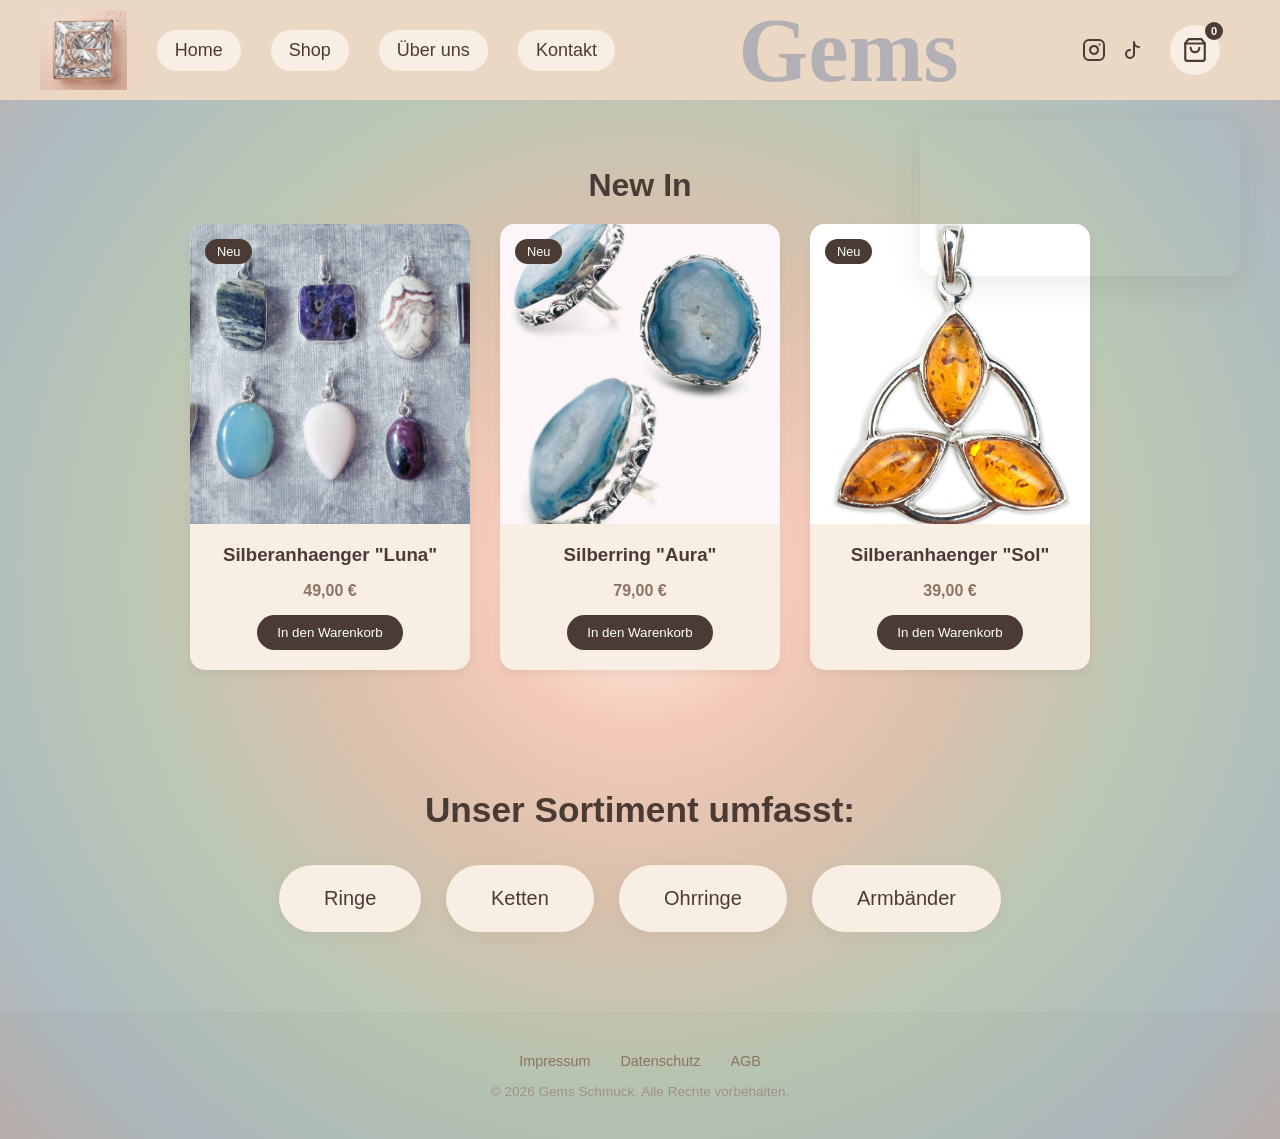
<file: Website/index.html>
<!DOCTYPE html>
<html lang="de">
<head>
    <meta charset="UTF-8">
    <meta name="viewport" content="width=device-width, initial-scale=1.0">
    <title>Gems Schmuck | Startseite</title>
    <link rel="stylesheet" href="style.css">
    <link rel="icon" type="image/png" href="img/favicon.png">
</head>
<body>

    <!-- Header / Menüleiste -->
    <header class="header">
        <img src="img/favicon.png" class="logo" alt="Gems Logo">
        
        <nav>
            <a href="index.html">Home</a>
            <a href="pages/shop.html">Shop</a>
            <a href="pages/ueber-uns.html">Über uns</a>
            <a href="pages/kontakt.html">Kontakt</a>
        </nav>
        
        <p id="name">Gems</p>

        <!-- Rechter Bereich für Icons -->
        <div class="header-right">
            <div class="social-icons">
                <a href="https://instagram.com" target="_blank" rel="noopener" aria-label="Instagram">
                    <svg class="social-icon" xmlns="http://w3.org" viewBox="0 0 24 24" fill="none" stroke="#4a3b35" stroke-width="2" stroke-linecap="round" stroke-linejoin="round">
                        <rect x="2" y="2" width="20" height="20" rx="5" ry="5"></rect>
                        <path d="M16 11.37A4 4 0 1 1 12.63 8 4 4 0 0 1 16 11.37z"></path>
                        <line x1="17.5" y1="6.5" x2="17.51" y2="6.5"></line>
                    </svg>
                </a>
                <a href="https://tiktok.com" target="_blank" rel="noopener" aria-label="TikTok">
                    <svg class="social-icon" xmlns="http://w3.org" viewBox="0 0 24 24" fill="none" stroke="#4a3b35" stroke-width="2" stroke-linecap="round" stroke-linejoin="round">
                        <path d="M9 12a4 4 0 1 0 4 4V4a5 5 0 0 0 5 5"></path>
                    </svg>
                </a>
            </div>

            <!-- Warenkorb Button -->
            <a href="pages/warenkorb.html" class="cart-btn" aria-label="Warenkorb">
                <svg class="cart-icon" xmlns="http://w3.org" viewBox="0 0 24 24" fill="none" stroke="#4a3b35" stroke-width="2" stroke-linecap="round" stroke-linejoin="round">
                    <path d="M6 2L3 6v14a2 2 0 0 0 2 2h14a2 2 0 0 0 2-2V6l-3-4z"></path>
                    <line x1="3" y1="6" x2="21" y2="6"></line>
                    <path d="M16 10a4 4 0 0 1-8 0"></path>
                </svg>
                <span class="cart-badge">0</span>
            </a>
        </div>
    </header>

    <!-- SPOTIFY RADIO WIDGET (Mit sicherer, funktionierender Open-Subdomain) -->
    <div class="radio-sidebar">
        <iframe 
            src="https://spotify.com" 
            width="100%" 
            height="152" 
            frameBorder="0" 
            allowfullscreen="" 
            allow="autoplay; clipboard-write; encrypted-media; fullscreen; picture-in-picture" 
            loading="lazy">
        </iframe>
    </div>
    <main>
        <!-- "New In" Bereich auf der Startseite -->
        <section class="new-in-section">
            <h2 class="section-title">New In</h2>
            
            <div class="product-grid">
                <!-- Produkt 1 -->
                <div class="product-card">
                    <div class="product-img-wrapper">
                        <!-- Pfad an deine Ordnerstruktur angepasst -->
                        <img src="img/NewIn/Silberanhaenger-Luna.jpg" alt="Silberanhaenger Luna">
                        <span class="product-badge">Neu</span>
                    </div>
                    <div class="product-info">
                        <h3>Silberanhaenger "Luna"</h3>
                        <p class="price">49,00 €</p>
                        <button class="add-to-cart-btn">In den Warenkorb</button>
                    </div>
                </div>

                <!-- Produkt 2 -->
                <div class="product-card">
                    <div class="product-img-wrapper">
                        <!-- Pfad an deine Ordnerstruktur angepasst -->
                        <img src="img/NewIn/Silberring.jpg" alt="Silberring Aura">
                        <span class="product-badge">Neu</span>
                    </div>
                    <div class="product-info">
                        <h3>Silberring "Aura"</h3>
                        <p class="price">79,00 €</p>
                        <button class="add-to-cart-btn">In den Warenkorb</button>
                    </div>
                </div>

                <!-- Produkt 3 -->
                <div class="product-card">
                    <div class="product-img-wrapper">
                        <!-- Pfad an deine Ordnerstruktur angepasst -->
                        <img src="img/NewIn/Silberanhaenger-Sol.jpg" alt="Silberanhaenger Sol">
                        <span class="product-badge">Neu</span>
                    </div>
                    <div class="product-info">
                        <h3>Silberanhaenger "Sol"</h3>
                        <p class="price">39,00 €</p>
                        <button class="add-to-cart-btn">In den Warenkorb</button>
                    </div>
                </div>
            </div>
        </section>
        
        <!-- Originale Sortiment Übersicht -->
        <section class="sortiment-section">
            <h2 class="sortiment-title">Unser Sortiment umfasst:</h2>
            <ul class="sortiment-list">
                <li onclick="window.location.href='pages/shop.html'">Ringe</li>
                <li onclick="window.location.href='pages/shop.html'">Ketten</li>
                <li onclick="window.location.href='pages/shop.html'">Ohrringe</li>
                <li onclick="window.location.href='pages/shop.html'">Armbänder</li>
            </ul>
        </section>
    </main>


    <!-- Footer -->
    <footer>
        <div class="footer-links">
            <a href="#">Impressum</a>
            <a href="#">Datenschutz</a>
            <a href="#">AGB</a>
        </div>
        <p>&copy; 2026 Gems Schmuck. Alle Rechte vorbehalten.</p>
    </footer>

    <!-- Warenkorb-Logik -->
    <script src="pages/cart.js"></script>
</body>
</html>
</file>
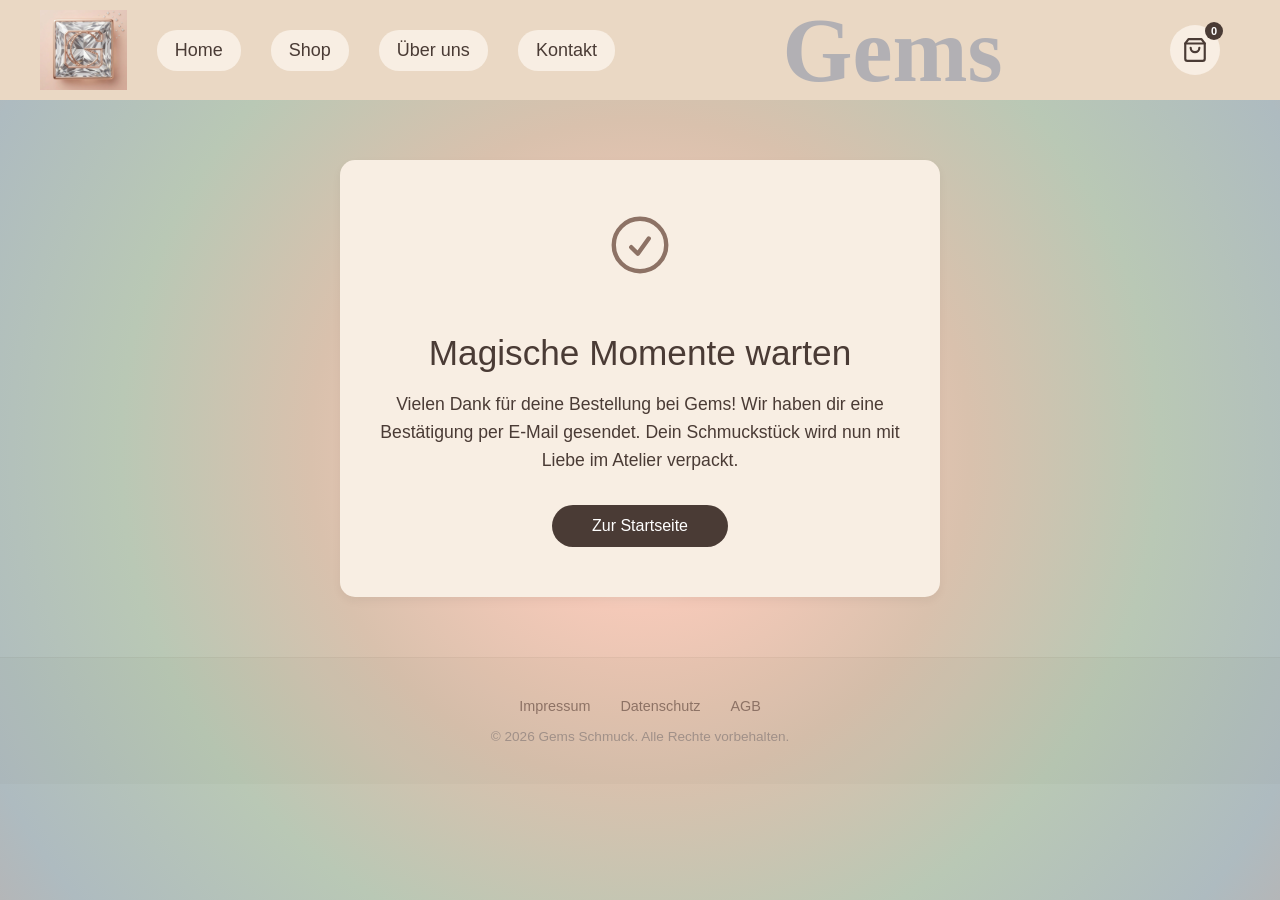
<file: Website/pages/erfolg.html>
<!DOCTYPE html>
<html lang="de">
<head>
    <meta charset="UTF-8">
    <meta name="viewport" content="width=device-width, initial-scale=1.0">
    <title>Vielen Dank für deine Bestellung | Gems</title>
    <!-- Lädt globale CSS für Header/Footer/Hintergrund -->
    <link rel="stylesheet" href="../style.css">
    <link rel="icon" type="image/png" href="../img/favicon.png">
</head>
<body>

    <!-- Header / Menüleiste -->
    <header class="header">
        <img src="../img/favicon.png" class="logo" alt="Gems Logo">
        <nav>
            <a href="../index.html">Home</a>
            <a href="./shop.html">Shop</a>
            <a href="./ueber-uns.html">Über uns</a>
            <a href="./kontakt.html">Kontakt</a>
        </nav>
        <p id="name">Gems</p>
        <div class="header-right">
            <a href="warenkorb.html" class="cart-btn" aria-label="Warenkorb">
                <svg class="cart-icon" xmlns="http://w3.org" viewBox="0 0 24 24" fill="none" stroke="#4a3b35" stroke-width="2" stroke-linecap="round" stroke-linejoin="round">
                    <path d="M6 2L3 6v14a2 2 0 0 0 2 2h14a2 2 0 0 0 2-2V6l-3-4z"></path>
                    <line x1="3" y1="6" x2="21" y2="6"></line>
                    <path d="M16 10a4 4 0 0 1-8 0"></path>
                </svg>
                <span class="cart-badge">0</span>
            </a>
        </div>
    </header>

    <!-- Hauptinhalt der Erfolgsseite -->
    <main class="contact-main" style="max-width: 600px;">

        <div class="contact-info-box" style="text-align: center; padding: 50px 30px; opacity: 1;">
            <!--Häkchen-Symbol -->
            <svg style="width: 70px; height: 70px; stroke: #8d7265; stroke-width: 1.5; fill: none; margin-bottom: 25px; display: inline-block;" xmlns="http://w3.org" viewBox="0 0 24 24">
                <path stroke-linecap="round" stroke-linejoin="round" d="M9 12.75L11.25 15 15 9.75M21 12a9 9 0 11-18 0 9 9 0 0118 0z" />
            </svg>
            
            <h1 style="color: #4a3b35; font-size: 2.2rem; margin-bottom: 15px; font-weight: 500;">Magische Momente warten</h1>
            <p style="color: #4a3b35; font-size: 1.1rem; line-height: 1.6; margin-bottom: 30px;">
                Vielen Dank für deine Bestellung bei Gems! Wir haben dir eine Bestätigung per E-Mail gesendet. Dein Schmuckstück wird nun mit Liebe im Atelier verpackt.
            </p>
            
            <a href="../index.html" class="submit-btn" style="text-decoration: none; display: inline-block; width: auto; padding: 12px 40px;">Zur Startseite</a>
        </div>
    </main>

    <!-- Footer -->
    <footer>
        <div class="footer-links">
            <a href="#">Impressum</a>
            <a href="#">Datenschutz</a>
            <a href="#">AGB</a>
        </div>
        <p>&copy; 2026 Gems Schmuck. Alle Rechte vorbehalten.</p>
    </footer>

    <!-- JavaScript für das Badge -->
    <script src="cart.js"></script>
</body>
</html>
</file>
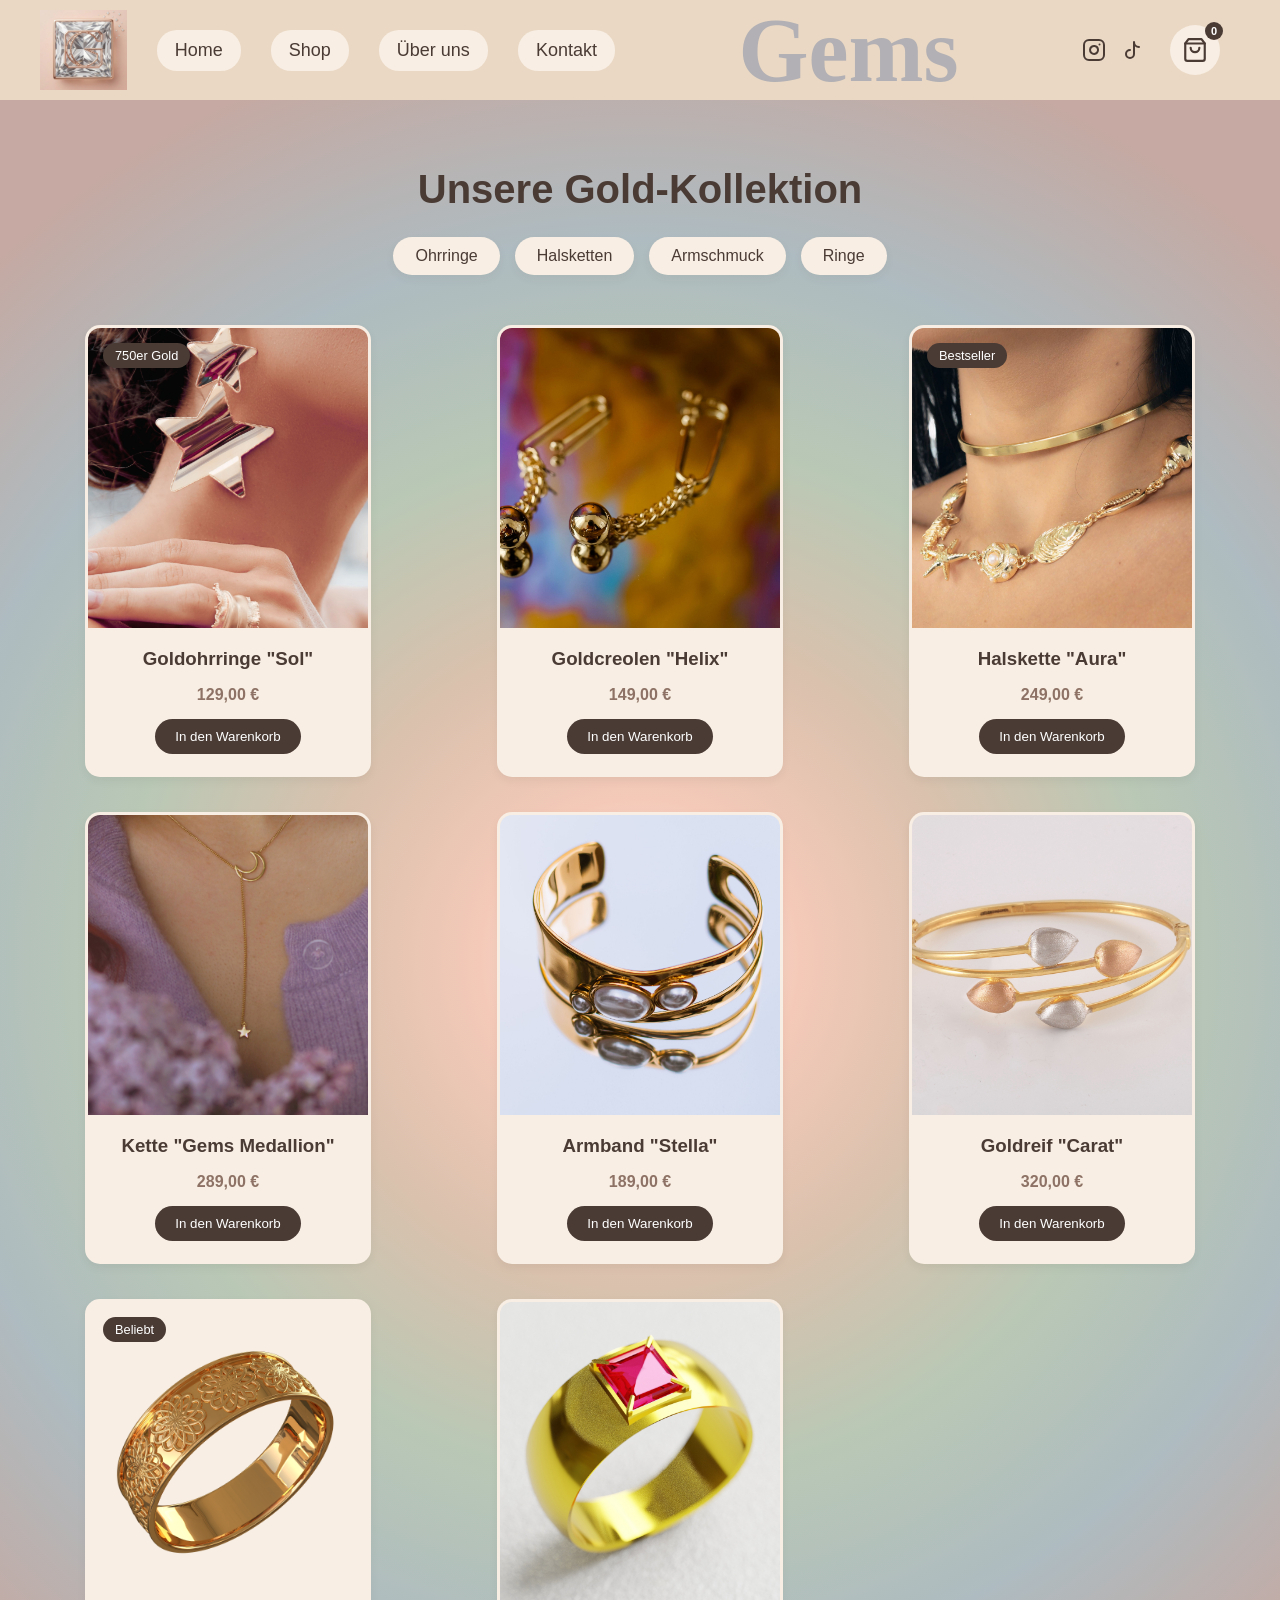
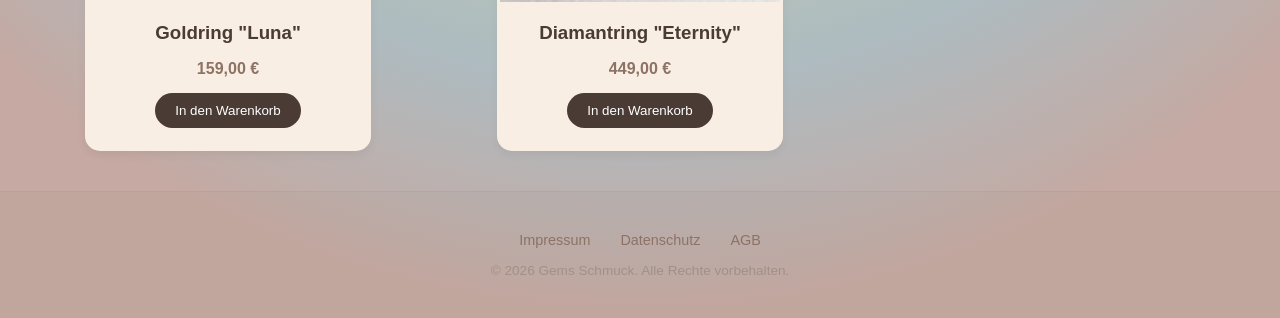
<file: Website/pages/gold.html>
<!DOCTYPE html>
<html lang="de">
<head>
    <meta charset="UTF-8">
    <meta name="viewport" content="width=device-width, initial-scale=1.0">
    <title>Goldschmuck | Gems</title>
    <link rel="stylesheet" href="../style.css">
    <link rel="stylesheet" href="kat.css">
    <link rel="icon" type="image/png" href="../img/favicon.png">
</head>
<body>

    <header class="header">
        <img src="../img/favicon.png" class="logo" alt="Gems Logo">
        <nav>
            <a href="../index.html">Home</a>
            <a href="./shop.html">Shop</a>
            <a href="./ueber-uns.html">Über uns</a>
            <a href="./kontakt.html">Kontakt</a>
        </nav>
        <p id="name">Gems</p>
        <div class="header-right">
            <div class="social-icons">
                <a href="https://instagram.com" target="_blank" rel="noopener" aria-label="Instagram">
                    <svg class="social-icon" xmlns="http://w3.org" viewBox="0 0 24 24" fill="none" stroke="#4a3b35" stroke-width="2" stroke-linecap="round" stroke-linejoin="round">
                        <rect x="2" y="2" width="20" height="20" rx="5" ry="5"></rect>
                        <path d="M16 11.37A4 4 0 1 1 12.63 8 4 4 0 0 1 16 11.37z"></path>
                        <line x1="17.5" y1="6.5" x2="17.51" y2="6.5"></line>
                    </svg>
                </a>
                <a href="https://tiktok.com" target="_blank" rel="noopener" aria-label="TikTok">
                    <svg class="social-icon" xmlns="http://w3.org" viewBox="0 0 24 24" fill="none" stroke="#4a3b35" stroke-width="2" stroke-linecap="round" stroke-linejoin="round">
                        <path d="M9 12a4 4 0 1 0 4 4V4a5 5 0 0 0 5 5"></path>
                    </svg>
                </a>
            </div>
            <a href="warenkorb.html" class="cart-btn" aria-label="Warenkorb">
                <svg class="cart-icon" xmlns="http://w3.org" viewBox="0 0 24 24" fill="none" stroke="#4a3b35" stroke-width="2" stroke-linecap="round" stroke-linejoin="round">
                    <path d="M6 2L3 6v14a2 2 0 0 0 2 2h14a2 2 0 0 0 2-2V6l-3-4z"></path>
                    <line x1="3" y1="6" x2="21" y2="6"></line>
                    <path d="M16 10a4 4 0 0 1-8 0"></path>
                </svg>
                <span class="cart-badge">0</span>
            </a>
        </div>
    </header>

    <!-- Aktiviert Gold-Hovern im CSS -->
    
    <main class="category-main kat-gold">
        <h1 class="category-title">Unsere Gold-Kollektion</h1>
        
        <div class="sub-filter-container">
            <a href="#ohrringe" class="filter-badge">Ohrringe</a>
            <a href="#halsketten" class="filter-badge">Halsketten</a>
            <a href="#armschmuck" class="filter-badge">Armschmuck</a>
            <a href="#ringe" class="filter-badge">Ringe</a>
        </div>

        <div class="kat-product-grid">
            <!-- Ohrringe -->
            <div id="ohrringe" class="product-card">
                <div class="product-img-wrapper">
                    <img src="../img/product-img/Gold/Ohrringe-1.jpg" alt="Goldene Ohrringe Sol">
                    <span class="product-badge">750er Gold</span>
                </div>
                <div class="product-info">
                    <h3>Goldohrringe "Sol"</h3>
                    <p class="price">129,00 €</p>
                    <button class="add-to-cart-btn">In den Warenkorb</button>
                </div>
            </div>
            <div class="product-card">
                <div class="product-img-wrapper">
                    <img src="../img/product-img/Gold/Ohrringe-2.jpg" alt="Goldene Creolen Helix">
                </div>
                <div class="product-info">
                    <h3>Goldcreolen "Helix"</h3>
                    <p class="price">149,00 €</p>
                    <button class="add-to-cart-btn">In den Warenkorb</button>
                </div>
            </div>

            <!-- Halsketten -->
            <div id="halsketten" class="product-card">
                <div class="product-img-wrapper">
                    <img src="../img/product-img/Gold/Halskette-1.jpg" alt="Goldene Halskette Aura">
                    <span class="product-badge">Bestseller</span>
                </div>
                <div class="product-info">
                    <h3>Halskette "Aura"</h3>
                    <p class="price">249,00 €</p>
                    <button class="add-to-cart-btn">In den Warenkorb</button>
                </div>
            </div>
            <div class="product-card">
                <div class="product-img-wrapper">
                    <img src="../img/product-img/Gold/Halskette-2.jpg" alt="Goldkette Medallion">
                </div>
                <div class="product-info">
                    <h3>Kette "Gems Medallion"</h3>
                    <p class="price">289,00 €</p>
                    <button class="add-to-cart-btn">In den Warenkorb</button>
                </div>
            </div>

            <!-- Armschmuck -->
            <div id="armschmuck" class="product-card">
                <div class="product-img-wrapper">
                    <img src="../img/product-img/Gold/Armschmuck-1.jpg" alt="Goldarmband Stella">
                </div>
                <div class="product-info">
                    <h3>Armband "Stella"</h3>
                    <p class="price">189,00 €</p>
                    <button class="add-to-cart-btn">In den Warenkorb</button>
                </div>
            </div>
            <div class="product-card">
                <div class="product-img-wrapper">
                    <img src="../img/product-img/Gold/Armschmuck-2.jpg" alt="Goldreif Carat">
                </div>
                <div class="product-info">
                    <h3>Goldreif "Carat"</h3>
                    <p class="price">320,00 €</p>
                    <button class="add-to-cart-btn">In den Warenkorb</button>
                </div>
            </div>

            <!-- Ringe -->
            <div id="ringe" class="product-card">
                <div class="product-img-wrapper">
                    <img src="../img/product-img/Gold/ringe-1.jpg" alt="Goldring Luna">
                    <span class="product-badge">Beliebt</span>
                </div>
                <div class="product-info">
                    <h3>Goldring "Luna"</h3>
                    <p class="price">159,00 €</p>
                    <button class="add-to-cart-btn">In den Warenkorb</button>
                </div>
            </div>
            <div class="product-card">
                <div class="product-img-wrapper">
                    <img src="../img/product-img/Gold/ringe_2.jpg" alt="Goldring Eternity">
                </div>
                <div class="product-info">
                    <h3>Diamantring "Eternity"</h3>
                    <p class="price">449,00 €</p>
                    <button class="add-to-cart-btn">In den Warenkorb</button>
                </div>
            </div>
        </div>
    </main>


    <footer>
        <div class="footer-links">
            <a href="#">Impressum</a>
            <a href="#">Datenschutz</a>
            <a href="#">AGB</a>
        </div>
        <p>&copy; 2026 Gems Schmuck. Alle Rechte vorbehalten.</p>
    </footer>

    <script src="cart.js"></script>
</body>
</html>
</file>
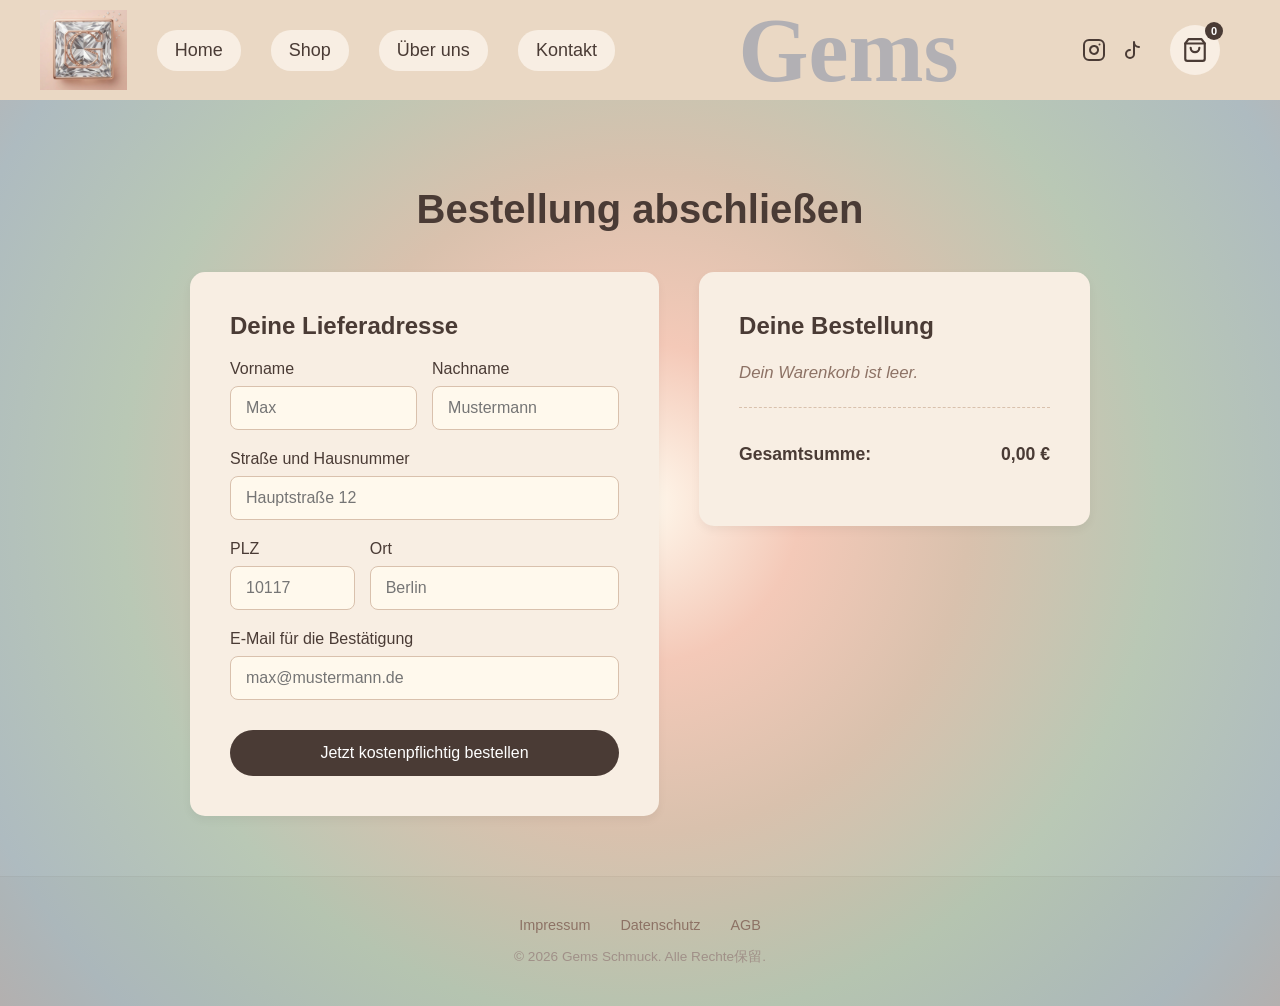
<file: Website/pages/kasse.html>
<!DOCTYPE html>
<html lang="de">
<head>
    <meta charset="UTF-8">
    <meta name="viewport" content="width=device-width, initial-scale=1.0">
    <title>Kasse | Gems</title>
    <!-- Lädt globale CSS für Header/Footer/Hintergrund -->
    <link rel="stylesheet" href="../style.css">
    <link rel="icon" type="image/png" href="../img/favicon.png">
</head>
<body>

    <!-- Header / Menüleiste-->
    <header class="header">
        <img src="../img/favicon.png" class="logo" alt="Gems Logo">
        
        <nav>
            <a href="../index.html">Home</a>
            <a href="./shop.html">Shop</a>
            <a href="./ueber-uns.html">Über uns</a>
            <a href="./kontakt.html">Kontakt</a>
        </nav>

        <p id="name">Gems</p>

        <!-- Rechter Bereich für Icons -->
        <div class="header-right">
            <div class="social-icons">
                <a href="https://instagram.com" target="_blank" rel="noopener" aria-label="Instagram">
                    <svg class="social-icon" xmlns="http://w3.org" viewBox="0 0 24 24" fill="none" stroke="#4a3b35" stroke-width="2" stroke-linecap="round" stroke-linejoin="round">
                        <rect x="2" y="2" width="20" height="20" rx="5" ry="5"></rect>
                        <path d="M16 11.37A4 4 0 1 1 12.63 8 4 4 0 0 1 16 11.37z"></path>
                        <line x1="17.5" y1="6.5" x2="17.51" y2="6.5"></line>
                    </svg>
                </a>
                <a href="https://tiktok.com" target="_blank" rel="noopener" aria-label="TikTok">
                    <svg class="social-icon" xmlns="http://w3.org" viewBox="0 0 24 24" fill="none" stroke="#4a3b35" stroke-width="2" stroke-linecap="round" stroke-linejoin="round">
                        <path d="M9 12a4 4 0 1 0 4 4V4a5 5 0 0 0 5 5"></path>
                    </svg>
                </a>
            </div>

            <!-- Warenkorb Button -->
            <a href="warenkorb.html" class="cart-btn" aria-label="Warenkorb">
                <svg class="cart-icon" xmlns="http://w3.org" viewBox="0 0 24 24" fill="none" stroke="#4a3b35" stroke-width="2" stroke-linecap="round" stroke-linejoin="round">
                    <path d="M6 2L3 6v14a2 2 0 0 0 2 2h14a2 2 0 0 0 2-2V6l-3-4z"></path>
                    <line x1="3" y1="6" x2="21" y2="6"></line>
                    <path d="M16 10a4 4 0 0 1-8 0"></path>
                </svg>
                <span class="cart-badge">0</span>
            </a>
        </div>
    </header>

    <!-- Hauptinhalt der Kasse -->
    <main class="contact-main" style="max-width: 900px;">
        <h1 class="contact-title">Bestellung abschließen</h1>
        
        <!-- Zweispaltige Grid für ein harmonisches Design -->
        <div class="contact-wrapper" style="grid-template-columns: 1.2fr 1fr;">
            
            <!-- Linke Spalte: Rechnungs- & Lieferadresse -->
            <form class="contact-form" onsubmit="handleCheckout(event)" style="opacity: 1; animation: none;">

                <h2 style="color: #4a3b35; margin-top: 0; margin-bottom: 20px;">Deine Lieferadresse</h2>
                
                <div style="display: flex; gap: 15px;">
                    <div class="form-group" style="flex: 1;">
                        <label Merlin for="vorname">Vorname</label>
                        <input type="text" id="vorname" required placeholder="Max">
                    </div>
                    <div class="form-group" style="flex: 1;">
                        <label for="nachname">Nachname</label>
                        <input type="text" id="nachname" required placeholder="Mustermann">
                    </div>
                </div>

                <div class="form-group">
                    <label for="strasse">Straße und Hausnummer</label>
                    <input type="text" id="strasse" required placeholder="Hauptstraße 12">
                </div>

                <div style="display: flex; gap: 15px;">
                    <div class="form-group" style="flex: 1;">
                        <label for="plz">PLZ</label>
                        <input type="text" id="plz" required placeholder="10117">
                    </div>
                    <div class="form-group" style="flex: 2;">
                        <label for="ort">Ort</label>
                        <input type="text" id="ort" required placeholder="Berlin">
                    </div>
                </div>

                <div class="form-group">
                    <label for="checkout-email">E-Mail für die Bestätigung</label>
                    <input type="email" id="checkout-email" required placeholder="max@mustermann.de">
                </div>

                <button type="submit" class="submit-btn" style="margin-top: 10px;">Jetzt kostenpflichtig bestellen</button>
            </form>

            <!-- Rechte Spalte: Bestellübersicht (Zusammenfassung) -->
            <div class="contact-info-box" style="opacity: 1; animation: none;">
                <h2 style="margin-top: 0;">Deine Bestellung</h2>
                
                <!-- Container wird später durch JS mit den Produkten befüllt -->
                <div id="checkout-summary" style="margin-bottom: 20px;">
                    <p style="font-style: italic;">Warenkorb wird geladen...</p>
                </div>
                
                <div style="border-top: 1px dashed #d9c1ad; padding-top: 15px; margin-top: 15px;">
                    <p style="display: flex; justify-content: space-between; font-size: 1.1rem; font-weight: bold;">
                        <span>Gesamtsumme:</span>
                        <span id="checkout-total">0,00 €</span>
                    </p>
                </div>
            </div>

        </div>
    </main>

    <!-- Footer -->
    <footer>
        <div class="footer-links">
            <a href="#">Impressum</a>
            <a href="#">Datenschutz</a>
            <a href="#">AGB</a>
        </div>
        <p>&copy; 2026 Gems Schmuck. Alle Rechte保留.</p>
    </footer>

   <script src="cart.js"></script>
</body>
</html>
</file>
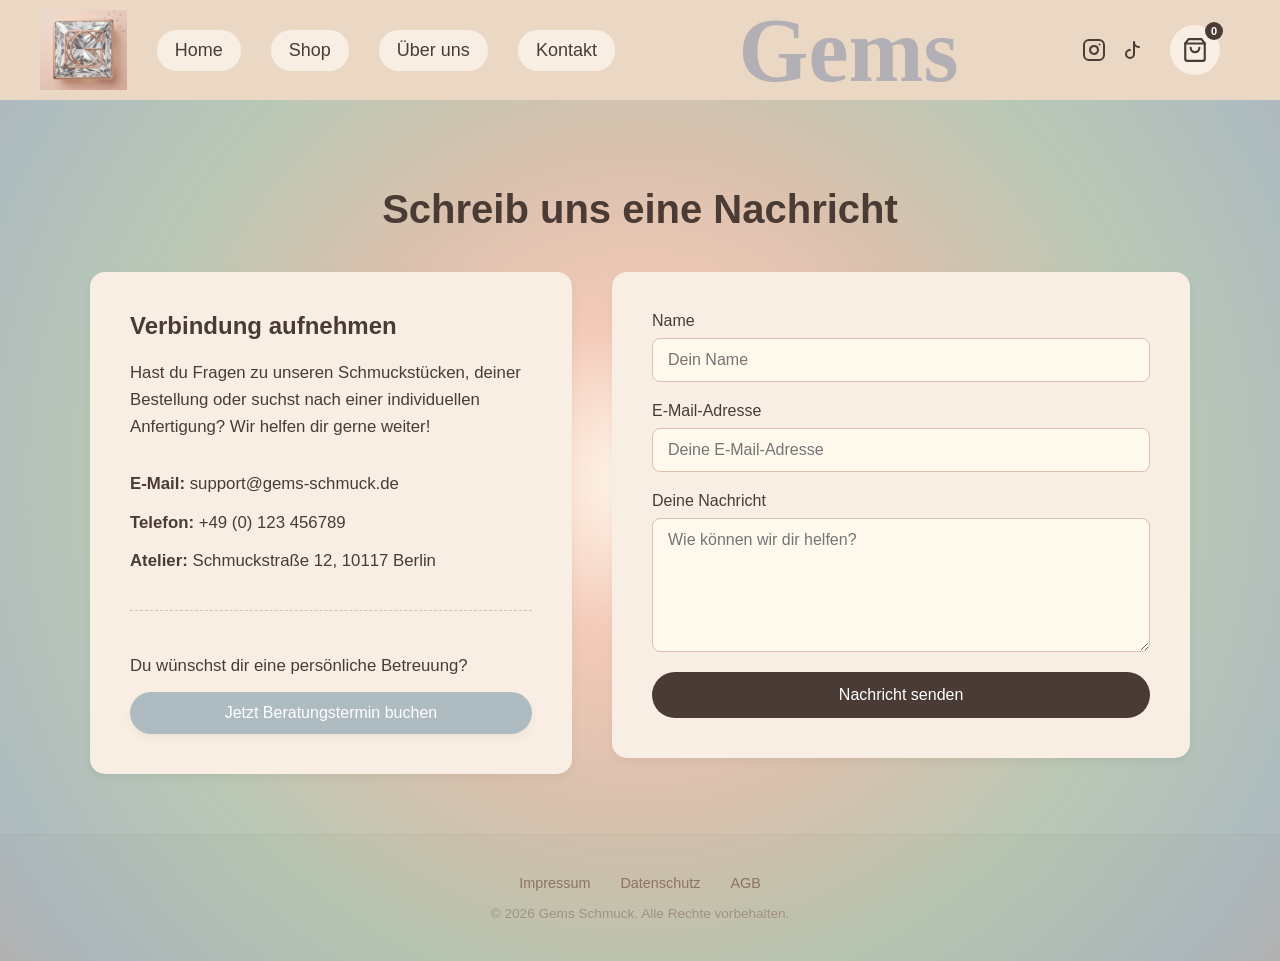
<file: Website/pages/kontakt.html>
<!DOCTYPE html>
<html lang="de">
<head>
    <meta charset="UTF-8">
    <meta name="viewport" content="width=device-width, initial-scale=1.0">
    <title>Kontakt | Gems</title>
    <link rel="stylesheet" href="../style.css">
    <link rel="icon" type="image/png" href="../img/favicon.png">
</head>
<body>

    <!-- Header / Menüleiste -->
    <section class="test">
        <header class="header test">
            <img src="../img/favicon.png" class="logo" alt="Gems Logo">
            
            <nav>
    <a href="../index.html">Home</a>
    <a href="./shop.html">Shop</a>
    <a href="./ueber-uns.html">Über uns</a>
    <a href="./kontakt.html">Kontakt</a>
</nav>


            
            <p id="name">Gems</p>

            <!-- Rechter Bereich für Icons -->
            <div class="header-right">
                <div class="social-icons">
                    <!-- Instagram Link -->
                    <a href="https://instagram.com" target="_blank" rel="noopener" aria-label="Instagram">
                        <svg class="social-icon" xmlns="http://w3.org" viewBox="0 0 24 24" fill="none" stroke="#4a3b35" stroke-width="2" stroke-linecap="round" stroke-linejoin="round">
                            <rect x="2" y="2" width="20" height="20" rx="5" ry="5"></rect>
                            <path d="M16 11.37A4 4 0 1 1 12.63 8 4 4 0 0 1 16 11.37z"></path>
                            <line x1="17.5" y1="6.5" x2="17.51" y2="6.5"></line>
                        </svg>
                    </a>
                    <!-- TikTok Link -->
                    <a href="https://tiktok.com" target="_blank" rel="noopener" aria-label="TikTok">
                        <svg class="social-icon" xmlns="http://w3.org" viewBox="0 0 24 24" fill="none" stroke="#4a3b35" stroke-width="2" stroke-linecap="round" stroke-linejoin="round">
                            <path d="M9 12a4 4 0 1 0 4 4V4a5 5 0 0 0 5 5"></path>
                        </svg>
                    </a>
                </div>

                <!-- Warenkorb Button -->
                <a href="warenkorb.html" class="cart-btn" aria-label="Warenkorb">
                    <svg class="cart-icon" xmlns="http://w3.org" viewBox="0 0 24 24" fill="none" stroke="#4a3b35" stroke-width="2" stroke-linecap="round" stroke-linejoin="round">
                        <path d="M6 2L3 6v14a2 2 0 0 0 2 2h14a2 2 0 0 0 2-2V6l-3-4z"></path>
                        <line x1="3" y1="6" x2="21" y2="6"></line>
                        <path d="M16 10a4 4 0 0 1-8 0"></path>
                    </svg>
                    <span class="cart-badge">0</span>
                </a>
            </div>
        </header>
    </section>

    <!-- Hauptinhalt der Kontaktseite -->
    <main class="contact-main">
        <h1 class="contact-title">Schreib uns eine Nachricht</h1>
        
        <div class="contact-wrapper">
            <!-- Linke Spalte: Kontaktinformationen & Beratungsbutton -->
            <div class="contact-info-box">
                <h2>Verbindung aufnehmen</h2>
                <p>Hast du Fragen zu unseren Schmuckstücken, deiner Bestellung oder suchst nach einer individuellen Anfertigung? Wir helfen dir gerne weiter!</p>
                
                <div class="info-details">
                    <p><strong>E-Mail:</strong> support@gems-schmuck.de</p>
                    <p><strong>Telefon:</strong> +49 (0) 123 456789</p>
                    <p><strong>Atelier:</strong> Schmuckstraße 12, 10117 Berlin</p>
                </div>

                <!-- Beratungsbutton Bereich -->
                <div class="consultation-container">
                    <p class="consultation-text">Du wünschst dir eine persönliche Betreuung?</p>
                    <a href="https://calendly.com" target="_blank" class="consultation-btn">
                        Jetzt Beratungstermin buchen
                    </a>
                </div>
            </div>

            <!-- Rechte Spalte: Kontaktformular -->
            <form class="contact-form" action="#" method="POST">
                <div class="form-group">
                    <label for="name-input">Name</label>
                    <input type="text" id="name-input" name="name" required placeholder="Dein Name">
                </div>
                
                <div class="form-group">
                    <label for="email-input">E-Mail-Adresse</label>
                    <input type="email" id="email-input" name="email" required placeholder="Deine E-Mail-Adresse">
                </div>
                
                <div class="form-group">
                    <label for="message-input">Deine Nachricht</label>
                    <textarea id="message-input" name="message" rows="6" required placeholder="Wie können wir dir helfen?"></textarea>
                </div>
                
                <button type="submit" class="submit-btn">Nachricht senden</button>
            </form>
        </div>
    </main>

    <!-- Footer -->
    <footer>
        <div class="footer-links">
            <a href="#">Impressum</a>
            <a href="#">Datenschutz</a>
            <a href="#">AGB</a>
        </div>
        <p>&copy; 2026 Gems Schmuck. Alle Rechte vorbehalten.</p>
    </footer>
    <script src="cart.js"></script>

</body>
</html>
</file>
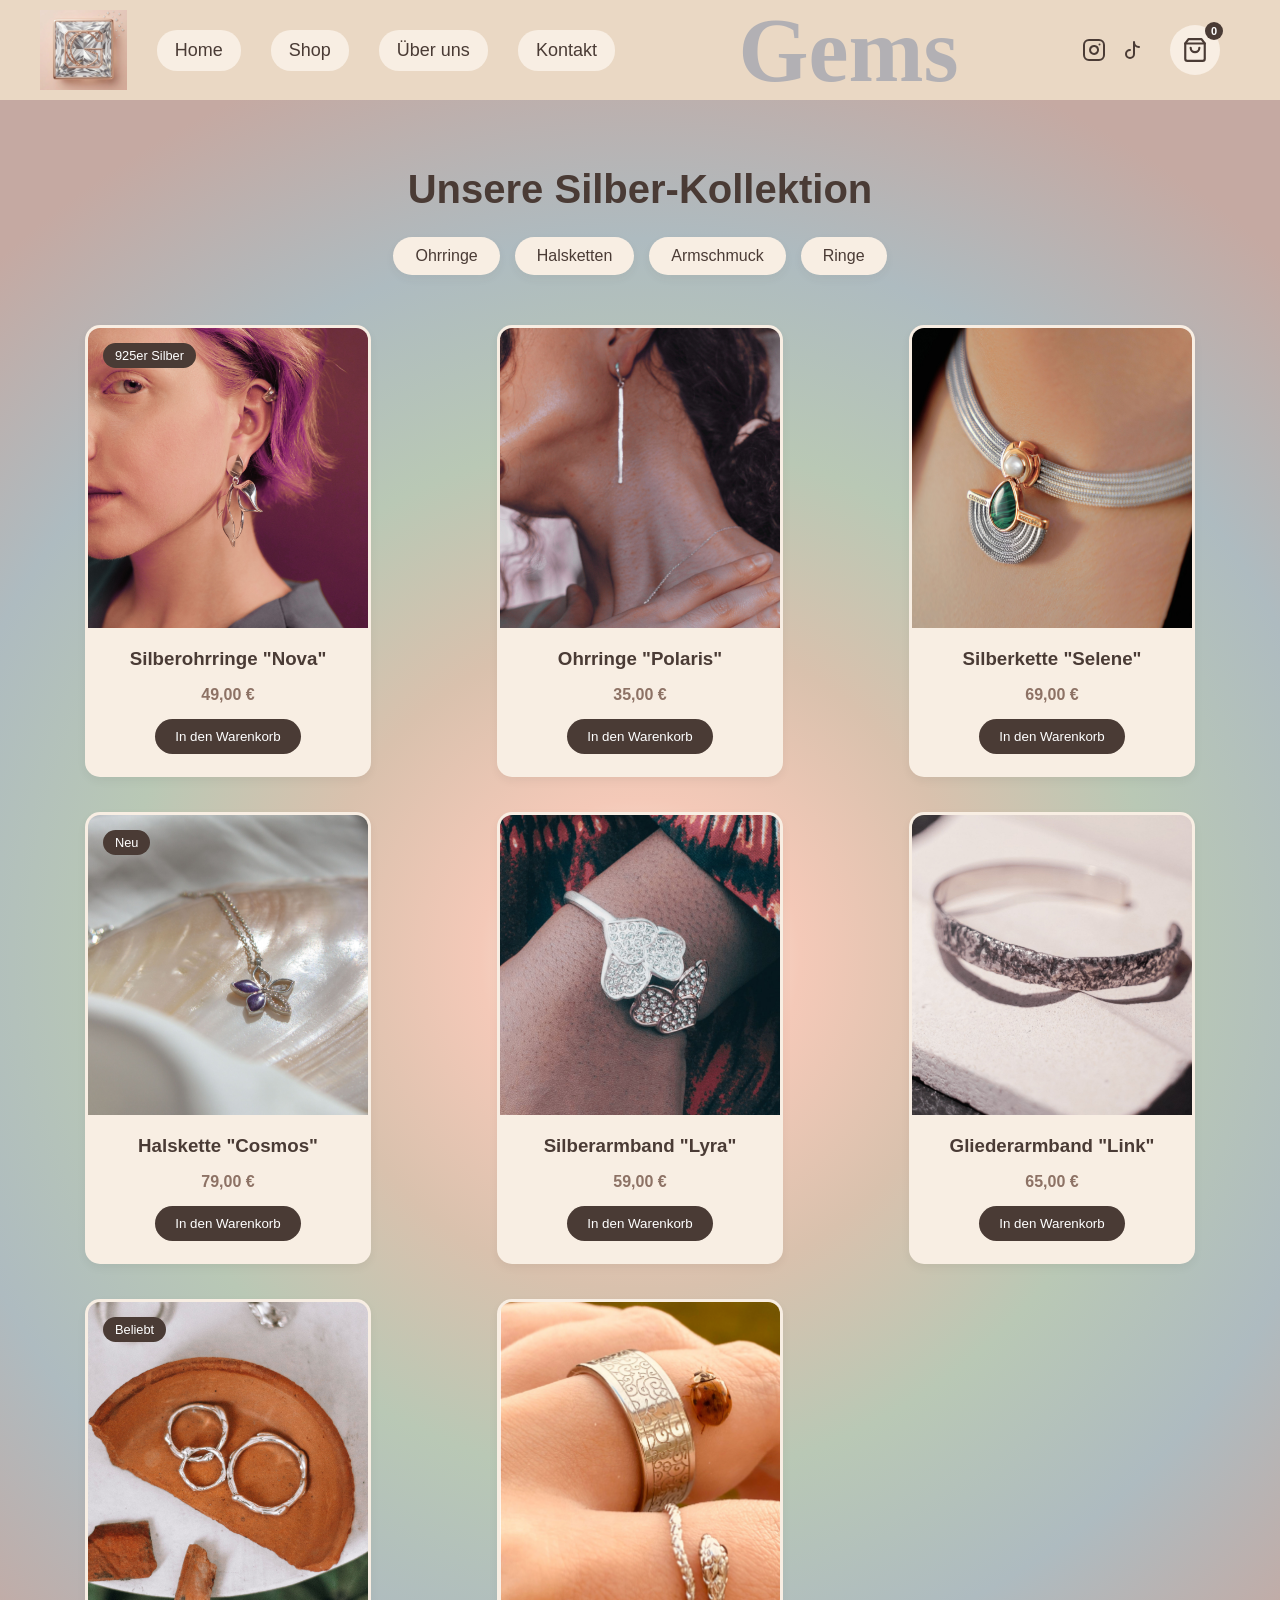
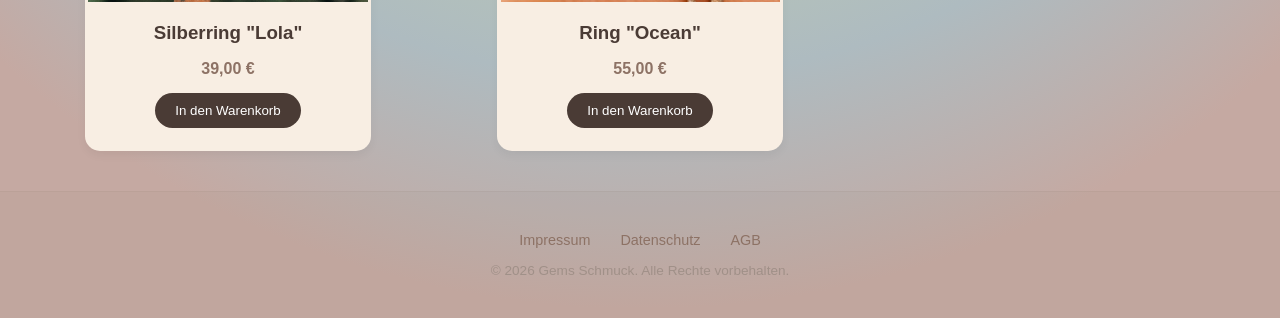
<file: Website/pages/silver.html>
<!DOCTYPE html>
<html lang="de">
<head>
    <meta charset="UTF-8">
    <meta name="viewport" content="width=device-width, initial-scale=1.0">
    <title>Silberschmuck | Gems</title>
    <link rel="stylesheet" href="../style.css">
    <link rel="stylesheet" href="kat.css">
    <link rel="icon" type="image/png" href="../img/favicon.png">
</head>
<body>

    <header class="header">
        <img src="../img/favicon.png" class="logo" alt="Gems Logo">
        <nav>
            <a href="../index.html">Home</a>
            <a href="./shop.html">Shop</a>
            <a href="./ueber-uns.html">Über uns</a>
            <a href="./kontakt.html">Kontakt</a>
        </nav>
        <p id="name">Gems</p>
        <div class="header-right">
            <div class="social-icons">
                <a href="https://instagram.com" target="_blank" rel="noopener" aria-label="Instagram">
                    <svg class="social-icon" xmlns="http://w3.org" viewBox="0 0 24 24" fill="none" stroke="#4a3b35" stroke-width="2" stroke-linecap="round" stroke-linejoin="round">
                        <rect x="2" y="2" width="20" height="20" rx="5" ry="5"></rect>
                        <path d="M16 11.37A4 4 0 1 1 12.63 8 4 4 0 0 1 16 11.37z"></path>
                        <line x1="17.5" y1="6.5" x2="17.51" y2="6.5"></line>
                    </svg>
                </a>
                <a href="https://tiktok.com" target="_blank" rel="noopener" aria-label="TikTok">
                    <svg class="social-icon" xmlns="http://w3.org" viewBox="0 0 24 24" fill="none" stroke="#4a3b35" stroke-width="2" stroke-linecap="round" stroke-linejoin="round">
                        <path d="M9 12a4 4 0 1 0 4 4V4a5 5 0 0 0 5 5"></path>
                    </svg>
                </a>
            </div>
            <a href="warenkorb.html" class="cart-btn" aria-label="Warenkorb">
                <svg class="cart-icon" xmlns="http://w3.org" viewBox="0 0 24 24" fill="none" stroke="#4a3b35" stroke-width="2" stroke-linecap="round" stroke-linejoin="round">
                    <path d="M6 2L3 6v14a2 2 0 0 0 2 2h14a2 2 0 0 0 2-2V6l-3-4z"></path>
                    <line x1="3" y1="6" x2="21" y2="6"></line>
                    <path d="M16 10a4 4 0 0 1-8 0"></path>
                </svg>
                <span class="cart-badge">0</span>
            </a>
        </div>
    </header>

    <!-- Silbernes Hovern im CSS -->

    <main class="category-main">
        <h1 class="category-title">Unsere Silber-Kollektion</h1>
        
        <div class="sub-filter-container">
            <a href="#ohrringe" class="filter-badge">Ohrringe</a>
            <a href="#halsketten" class="filter-badge">Halsketten</a>
            <a href="#armschmuck" class="filter-badge">Armschmuck</a>
            <a href="#ringe" class="filter-badge">Ringe</a>
        </div>

        <div class="kat-product-grid">
            <!-- Ohrringe -->
            <div id="ohrringe" class="product-card">
                <div class="product-img-wrapper">
                   
                    <img src="../img/product-img/Silver/Silberohrringe-1.jpg" alt="Silberne Ohrringe Nova">
                    <span class="product-badge">925er Silber</span>
                </div>
                <div class="product-info">
                    <h3>Silberohrringe "Nova"</h3>
                    <p class="price">49,00 €</p>
                    <button class="add-to-cart-btn">In den Warenkorb</button>
                </div>
            </div>
            <div class="product-card">
                <div class="product-img-wrapper">
                   
                    <img src="../img/product-img/Silver/Silberohrringe-2.jpg" alt="Silberne Stecker Polaris">
                </div>
                <div class="product-info">
                    <h3>Ohrringe "Polaris"</h3>
                    <p class="price">35,00 €</p>
                    <button class="add-to-cart-btn">In den Warenkorb</button>
                </div>
            </div>

            <!-- Halsketten -->
            <div id="halsketten" class="product-card">
                <div class="product-img-wrapper">
              
                    <img src="../img/product-img/Silver/Silberkette-1.jpg" alt="Silberne Halskette Selene">
                </div>
                <div class="product-info">
                    <h3>Silberkette "Selene"</h3>
                    <p class="price">69,00 €</p>
                    <button class="add-to-cart-btn">In den Warenkorb</button>
                </div>
            </div>
            <div class="product-card">
                <div class="product-img-wrapper">
                    
                    <img src="../img/product-img/Silver/Silberkette-2.jpg" alt="Silberkette Cosmos">
                    <span class="product-badge">Neu</span>
                </div>
                <div class="product-info">
                    <h3>Halskette "Cosmos"</h3>
                    <p class="price">79,00 €</p>
                    <button class="add-to-cart-btn">In den Warenkorb</button>
                </div>
            </div>

            <!-- Armschmuck -->
            <div id="armschmuck" class="product-card">
                <div class="product-img-wrapper">
                    
                    <img src="../img/product-img/Silver/Silberarmschmuck-1.jpg" alt="Silberarmband Lyra">
                </div>
                <div class="product-info">
                    <h3>Silberarmband "Lyra"</h3>
                    <p class="price">59,00 €</p>
                    <button class="add-to-cart-btn">In den Warenkorb</button>
                </div>
            </div>
            <div class="product-card">
                <div class="product-img-wrapper">
                   
                    <img src="../img/product-img/Silver/Silberarmschmuck-2.jpg" alt="Gliederarmband Link">
                </div>
                <div class="product-info">
                    <h3>Gliederarmband "Link"</h3>
                    <p class="price">65,00 €</p>
                    <button class="add-to-cart-btn">In den Warenkorb</button>
                </div>
            </div>

            <!-- Ringe -->
            <div id="ringe" class="product-card">
                <div class="product-img-wrapper">
                 
                    <img src="../img/product-img/Silver/silberringe-1.jpg" alt="Silberring Luna">
                    <span class="product-badge">Beliebt</span>
                </div>
                <div class="product-info">
                    <h3>Silberring "Lola"</h3>
                    <p class="price">39,00 €</p>
                    <button class="add-to-cart-btn">In den Warenkorb</button>
                </div>
            </div>
            <div class="product-card">
                <div class="product-img-wrapper">
                    
                    <img src="../img/product-img/Silver/Silberringe-2.jpg" alt="Silberring Ocean">
                </div>
                <div class="product-info">
                    <h3>Ring "Ocean"</h3>
                    <p class="price">55,00 €</p>
                    <button class="add-to-cart-btn">In den Warenkorb</button>
                </div>
            </div>
        </div>
    </main>

    <footer>
        <div class="footer-links">
            <a href="#">Impressum</a>
            <a href="#">Datenschutz</a>
            <a href="#">AGB</a>
        </div>
        <p>&copy; 2026 Gems Schmuck. Alle Rechte vorbehalten.</p>
    </footer>

    <script src="cart.js"></script>
</body>
</html>
</file>
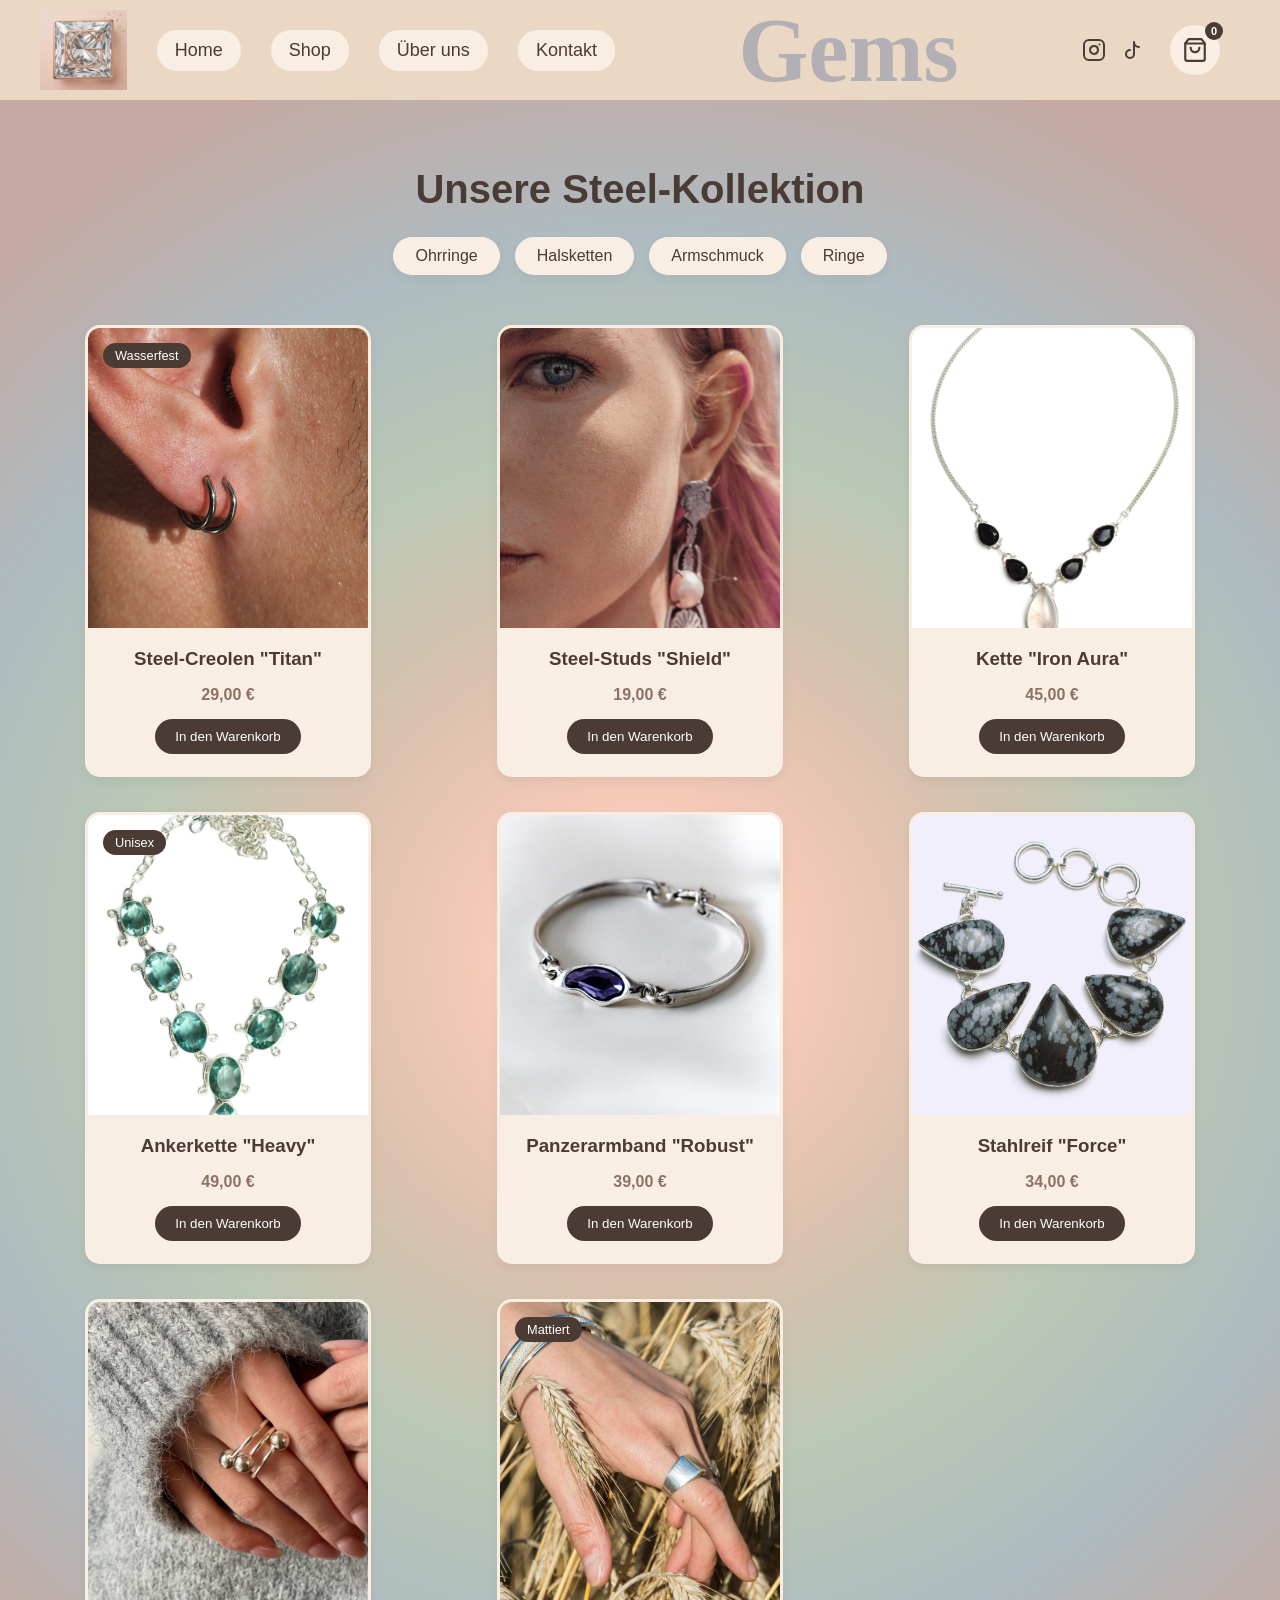
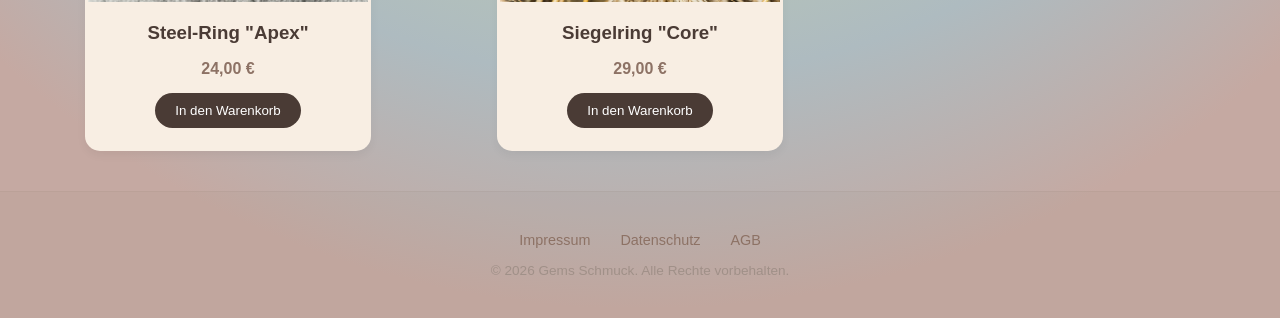
<file: Website/pages/steel.html>
<!DOCTYPE html>
<html lang="de">
<head>
    <meta charset="UTF-8">
    <meta name="viewport" content="width=device-width, initial-scale=1.0">
    <title>Edelstahlschmuck | Gems</title>
    <link rel="stylesheet" href="../style.css">
    <link rel="stylesheet" href="kat.css">
    <link rel="icon" type="image/png" href="../img/favicon.png">
</head>
<body>

    <header class="header">
        <img src="../img/favicon.png" class="logo" alt="Gems Logo">
        <nav>
            <a href="../index.html">Home</a>
            <a href="./shop.html">Shop</a>
            <a href="./ueber-uns.html">Über uns</a>
            <a href="./kontakt.html">Kontakt</a>
        </nav>
        <p id="name">Gems</p>
        <div class="header-right">
            <div class="social-icons">
                <a href="https://instagram.com" target="_blank" rel="noopener" aria-label="Instagram">
                    <svg class="social-icon" xmlns="http://w3.org" viewBox="0 0 24 24" fill="none" stroke="#4a3b35" stroke-width="2" stroke-linecap="round" stroke-linejoin="round">
                        <rect x="2" y="2" width="20" height="20" rx="5" ry="5"></rect>
                        <path d="M16 11.37A4 4 0 1 1 12.63 8 4 4 0 0 1 16 11.37z"></path>
                        <line x1="17.5" y1="6.5" x2="17.51" y2="6.5"></line>
                    </svg>
                </a>
                <a href="https://tiktok.com" target="_blank" rel="noopener" aria-label="TikTok">
                    <svg class="social-icon" xmlns="http://w3.org" viewBox="0 0 24 24" fill="none" stroke="#4a3b35" stroke-width="2" stroke-linecap="round" stroke-linejoin="round">
                        <path d="M9 12a4 4 0 1 0 4 4V4a5 5 0 0 0 5 5"></path>
                    </svg>
                </a>
            </div>
            <a href="warenkorb.html" class="cart-btn" aria-label="Warenkorb">
                <svg class="cart-icon" xmlns="http://w3.org" viewBox="0 0 24 24" fill="none" stroke="#4a3b35" stroke-width="2" stroke-linecap="round" stroke-linejoin="round">
                    <path d="M6 2L3 6v14a2 2 0 0 0 2 2h14a2 2 0 0 0 2-2V6l-3-4z"></path>
                    <line x1="3" y1="6" x2="21" y2="6"></line>
                    <path d="M16 10a4 4 0 0 1-8 0"></path>
                </svg>
                <span class="cart-badge">0</span>
            </a>
        </div>
    </header>

    <!--Edelstahl-Hovern im CSS -->
    <main class="category-main kat-steel">
        <h1 class="category-title">Unsere Steel-Kollektion</h1>
        
        <div class="sub-filter-container">
            <a href="#ohrringe" class="filter-badge">Ohrringe</a>
            <a href="#halsketten" class="filter-badge">Halsketten</a>
            <a href="#armschmuck" class="filter-badge">Armschmuck</a>
            <a href="#ringe" class="filter-badge">Ringe</a>
        </div>

        <div class="kat-product-grid">
            <!-- Ohrringe -->
            <div id="ohrringe" class="product-card">
                <div class="product-img-wrapper">
                    
                    <img src="../img/product-img/Steel/Steelohrringe_1.jpg" alt="Edelstahl Creolen Titan">
                    <span class="product-badge">Wasserfest</span>
                </div>
                <div class="product-info">
                    <h3>Steel-Creolen "Titan"</h3>
                    <p class="price">29,00 €</p>
                    <button class="add-to-cart-btn">In den Warenkorb</button>
                </div>
            </div>
            <div class="product-card">
                <div class="product-img-wrapper">
                    
                    <img src="../img/product-img/Steel/Steelohrringe_2.jpg" alt="Edelstahl Ohrringe Shield">
                </div>
                <div class="product-info">
                    <h3>Steel-Studs "Shield"</h3>
                    <p class="price">19,00 €</p>
                    <button class="add-to-cart-btn">In den Warenkorb</button>
                </div>
            </div>

            <!-- Halsketten -->
            <div id="halsketten" class="product-card">
                <div class="product-img-wrapper">
                    
                    <img src="../img/product-img/Steel/Steelkette-1.jpg" alt="Edelstahl Halskette Iron Aura">
                </div>
                <div class="product-info">
                    <h3>Kette "Iron Aura"</h3>
                    <p class="price">45,00 €</p>
                    <button class="add-to-cart-btn">In den Warenkorb</button>
                </div>
            </div>
            <div class="product-card">
                <div class="product-img-wrapper">
                    
                    <img src="../img/product-img/Steel/Steelkette-2.jpg" alt="Edelstahl Kette Anchor">
                    <span class="product-badge">Unisex</span>
                </div>
                <div class="product-info">
                    <h3>Ankerkette "Heavy"</h3>
                    <p class="price">49,00 €</p>
                    <button class="add-to-cart-btn">In den Warenkorb</button>
                </div>
            </div>

            <!-- Armschmuck -->
            <div id="armschmuck" class="product-card">
                <div class="product-img-wrapper">
                    
                    <img src="../img/product-img/Steel/Steelarmschmuck-1.jpg" alt="Edelstahl Armband Robust">
                </div>
                <div class="product-info">
                    <h3>Panzerarmband "Robust"</h3>
                    <p class="price">39,00 €</p>
                    <button class="add-to-cart-btn">In den Warenkorb</button>
                </div>
            </div>
            <div class="product-card">
                <div class="product-img-wrapper">
                    
                    <img src="../img/product-img/Steel/Steelarmschmuck-2.jpg" alt="Stahlreif Force">
                </div>
                <div class="product-info">
                    <h3>Stahlreif "Force"</h3>
                    <p class="price">34,00 €</p>
                    <button class="add-to-cart-btn">In den Warenkorb</button>
                </div>
            </div>

            <!-- Ringe -->
            <div id="ringe" class="product-card">
                <div class="product-img-wrapper">
                  
                    <img src="../img/product-img/Steel/Steelringe-1.jpg" alt="Edelstahl Ring Apex">
                </div>
                <div class="product-info">
                    <h3>Steel-Ring "Apex"</h3>
                    <p class="price">24,00 €</p>
                    <button class="add-to-cart-btn">In den Warenkorb</button>
                </div>
            </div>
            <div class="product-card">
                <div class="product-img-wrapper">
                    
                    <img src="../img/product-img/Steel/Steelringe2.jpg" alt="Edelstahl Siegelring Core">
                    <span class="product-badge">Mattiert</span>
                </div>
                <div class="product-info">
                    <h3>Siegelring "Core"</h3>
                    <p class="price">29,00 €</p>
                    <button class="add-to-cart-btn">In den Warenkorb</button>
                </div>
            </div>
        </div>
    </main>

    <footer>
        <div class="footer-links">
            <a href="#">Impressum</a>
            <a href="#">Datenschutz</a>
            <a href="#">AGB</a>
        </div>
        <p>&copy; 2026 Gems Schmuck. Alle Rechte vorbehalten.</p>
    </footer>

    <script src="cart.js"></script>
</body>
</html>
</file>
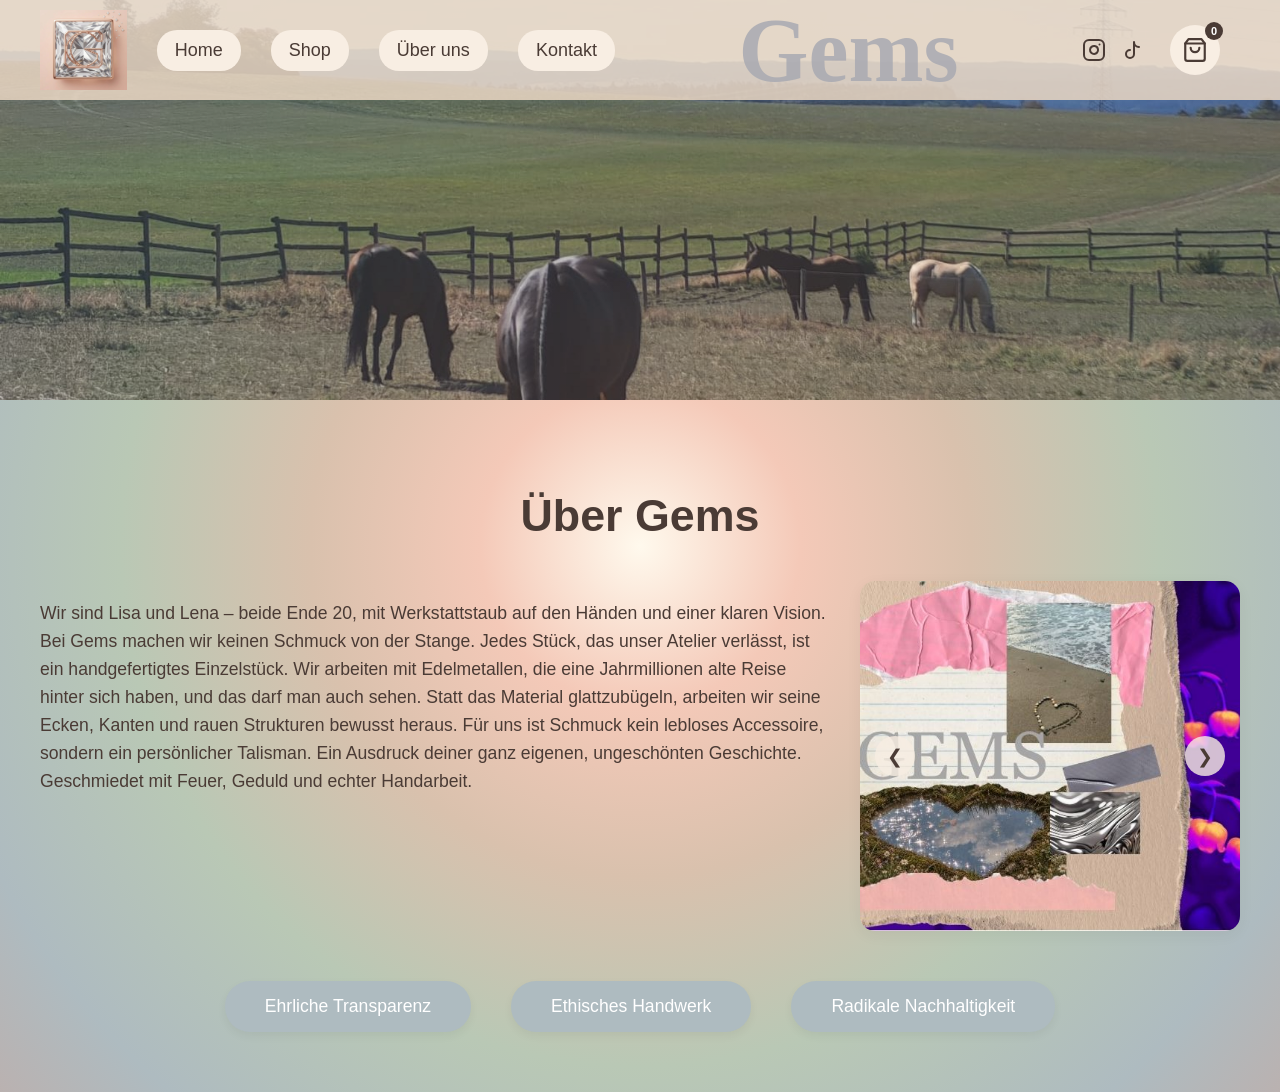
<file: Website/pages/ueber-uns.html>
<!DOCTYPE html>
<html lang="de">
<head>
    <meta charset="UTF-8">
    <meta name="viewport" content="width=device-width, initial-scale=1.0">
    <title>Über uns | Gems</title>

    <link rel="stylesheet" href="../style.css">
    <link rel="icon" type="image/png" href="../img/favicon.png">
</head>

<body>

    <!-- Banner-Bereich; Menüleiste -->
    <div class="banner-wrapper">

        <!-- Header-->
        <header class="header">

            <img src="../img/favicon.png" class="logo" alt="Gems Logo">

            <nav>
                <a href="../index.html">Home</a>
                <a href="./shop.html">Shop</a>
                <a href="./ueber-uns.html">Über uns</a>
                <a href="./kontakt.html">Kontakt</a>
            </nav>

            <p id="name">Gems</p>

            <!-- Rechter Bereich für Social-Media & Warenkorb -->
            <div class="header-right">

                <div class="social-icons">

                    <!-- Instagram -->
                    <a href="https://instagram.com"
                       target="_blank"
                       rel="noopener"
                       aria-label="Instagram">

                        <svg class="social-icon"
                             xmlns="http://www.w3.org/2000/svg"
                             viewBox="0 0 24 24"
                             fill="none"
                             stroke="#4a3b35"
                             stroke-width="2"
                             stroke-linecap="round"
                             stroke-linejoin="round">

                            <rect x="2" y="2"
                                  width="20"
                                  height="20"
                                  rx="5"></rect>

                            <path d="M16 11.37A4 4 0 1 1 12.63 8 4 4 0 0 1 16 11.37z"></path>

                            <line x1="17.5"
                                  y1="6.5"
                                  x2="17.51"
                                  y2="6.5"></line>

                        </svg>
                    </a>

                    <!-- TikTok -->
                    <a href="https://tiktok.com"
                       target="_blank"
                       rel="noopener"
                       aria-label="TikTok">

                        <svg class="social-icon"
                             xmlns="http://www.w3.org/2000/svg"
                             viewBox="0 0 24 24"
                             fill="none"
                             stroke="#4a3b35"
                             stroke-width="2"
                             stroke-linecap="round"
                             stroke-linejoin="round">

                            <path d="M9 12a4 4 0 1 0 4 4V4a5 5 0 0 0 5 5"></path>

                        </svg>
                    </a>

                </div>

                <!-- Warenkorb -->
                <a href="warenkorb.html"
                   class="cart-btn"
                   aria-label="Warenkorb">

                    <svg class="cart-icon"
                         xmlns="http://www.w3.org/2000/svg"
                         viewBox="0 0 24 24"
                         fill="none"
                         stroke="#4a3b35"
                         stroke-width="2"
                         stroke-linecap="round"
                         stroke-linejoin="round">

                        <path d="M6 2L3 6v14a2 2 0 0 0 2 2h14a2 2 0 0 0 2-2V6l-3-4z"></path>

                        <line x1="3"
                              y1="6"
                              x2="21"
                              y2="6"></line>

                        <path d="M16 10a4 4 0 0 1-8 0"></path>

                    </svg>

                    <span class="cart-badge">0</span>

                </a>

            </div>

        </header>

        <!-- Hauptbanner -->
        <img src="../img/ueber-uns-banner.jpg"
             class="page-banner"
             alt="Über Uns Banner">

    </div>


    <!-- Hauptinhalt -->
    <main class="about-content">

        <h1>Über Gems</h1>

        <!-- Layout -->
        <div class="about-grid">

            <div class="text-block">

                <p>
                 Wir sind Lisa und Lena – beide Ende 20, mit Werkstattstaub auf den Händen und einer klaren Vision. Bei Gems machen wir keinen Schmuck von der Stange. Jedes Stück, das unser Atelier verlässt, ist ein handgefertigtes Einzelstück. Wir arbeiten mit Edelmetallen, die eine Jahrmillionen alte Reise hinter sich haben, und das darf man auch sehen. Statt das Material glattzubügeln, arbeiten wir seine Ecken, Kanten und rauen Strukturen bewusst heraus. Für uns ist Schmuck kein lebloses Accessoire, sondern ein persönlicher Talisman. Ein Ausdruck deiner ganz eigenen, ungeschönten Geschichte. Geschmiedet mit Feuer, Geduld und echter Handarbeit.
                </p>

            </div>

            <!--Fotokarussell-->
            <div class="carousel-container">
                <button class="carousel-btn prev" onclick="changeSlide(-1)" aria-label="Vorheriges Bild">&#10094;</button>
                
                <img src="../img/DeckblattAtelier.jpg" class="carousel-slide active" alt="Werkzeuge und Goldschmiedetisch">
                <img src="../img/woman-making-ring.jpg" class="carousel-slide" alt="Schmuckherstellung im Atelier">
                <img src="../img/schmuck-prozess.jpg" class="carousel-slide" alt="Feinschliff und Detailarbeit">
                
                <button class="carousel-btn next" onclick="changeSlide(1)" aria-label="Nächstes Bild">&#10095;</button>
            </div>

        </div>


        <!-- Badges -->
        <div class="badges-container">

            <div class="badge-item">
                Ehrliche Transparenz
            </div>

            <div class="badge-item">
                Ethisches Handwerk
            </div>

            <div class="badge-item">
                Radikale Nachhaltigkeit
            </div>

        </div>

    </main>

    <!-- Warenkorb-Skript -->
    <script src="cart.js"></script>

    <!-- Karussell-Logik-Skript -->
    <script>
        let currentSlideIndex = 0;
        const slides = document.querySelectorAll('.carousel-slide');

        function changeSlide(direction) {
            // Aktuelle Folie ausblenden
            slides[currentSlideIndex].classList.remove('active');
            
            // Index neu berechnen (mit sicherem Loop in beide Richtungen)
            currentSlideIndex = (currentSlideIndex + direction + slides.length) % slides.length;
            
            // Neue Folie einblenden
            slides[currentSlideIndex].classList.add('active');
        }
    </script>
</body>
</html>
</file>
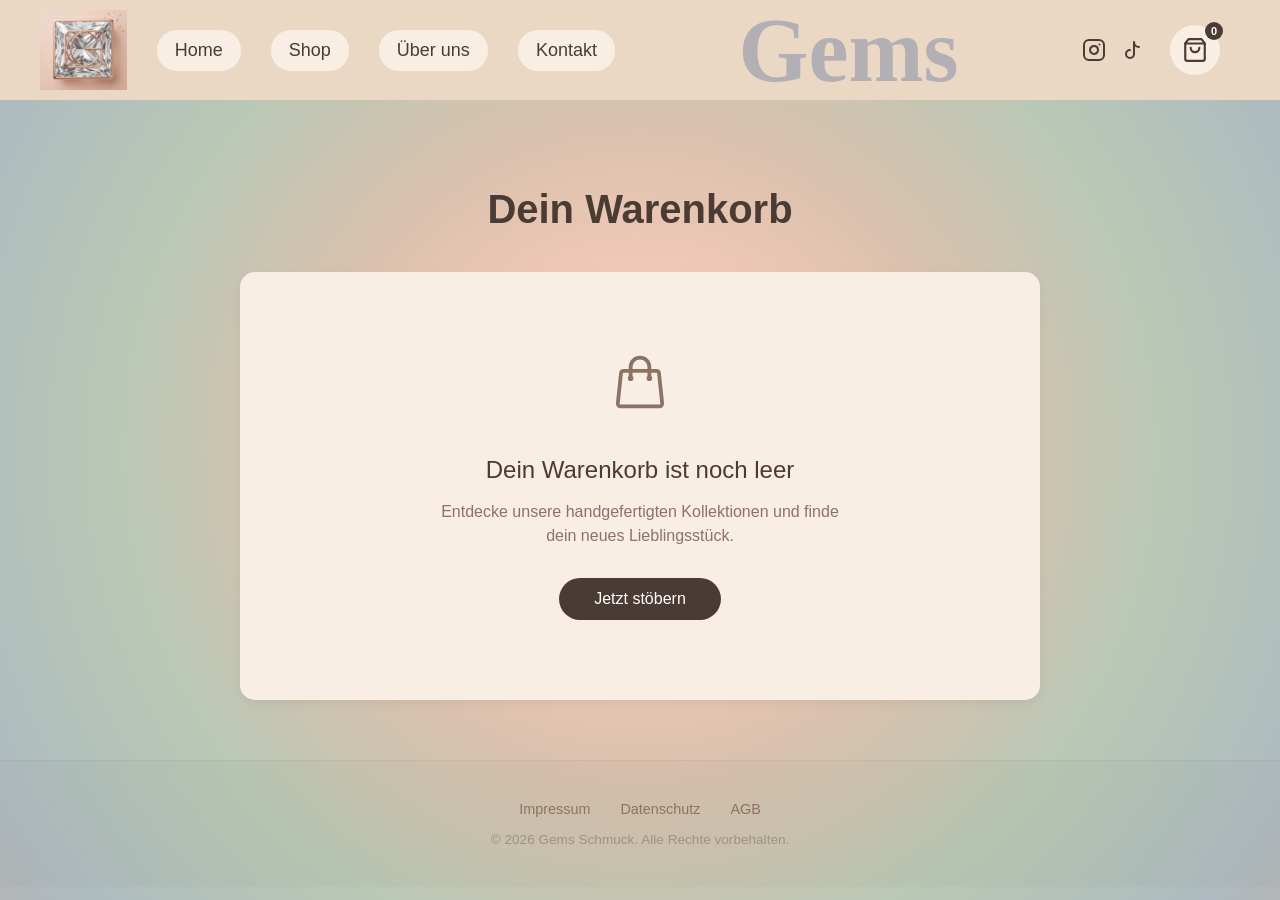
<file: Website/pages/warenkorb.html>
<!DOCTYPE html>
<html lang="de">
<head>
    <meta charset="UTF-8">
    <meta name="viewport" content="width=device-width, initial-scale=1.0">
    <title>Dein Warenkorb | Gems</title>
    <!-- Lädt globale CSS für Header/Footer/Hintergrund -->
    <link rel="stylesheet" href="../style.css">
    <link rel="icon" type="image/png" href="../img/favicon.png">
</head>
<body>

    <!-- Header / Menüleiste -->
    <header class="header">
        <img src="../img/favicon.png" class="logo" alt="Gems Logo">
        
        <nav>
            <a href="../index.html">Home</a>
            <a href="./shop.html">Shop</a>
            <a href="./ueber-uns.html">Über uns</a>
            <a href="./kontakt.html">Kontakt</a>
        </nav>

        <p id="name">Gems</p>

        <!-- Rechter Bereich für Icons -->
        <div class="header-right">
            <div class="social-icons">
                <a href="https://instagram.com" target="_blank" rel="noopener" aria-label="Instagram">
                    <svg class="social-icon" xmlns="http://w3.org" viewBox="0 0 24 24" fill="none" stroke="#4a3b35" stroke-width="2" stroke-linecap="round" stroke-linejoin="round">
                        <rect x="2" y="2" width="20" height="20" rx="5" ry="5"></rect>
                        <path d="M16 11.37A4 4 0 1 1 12.63 8 4 4 0 0 1 16 11.37z"></path>
                        <line x1="17.5" y1="6.5" x2="17.51" y2="6.5"></line>
                    </svg>
                </a>
                <a href="https://tiktok.com" target="_blank" rel="noopener" aria-label="TikTok">
                    <svg class="social-icon" xmlns="http://w3.org" viewBox="0 0 24 24" fill="none" stroke="#4a3b35" stroke-width="2" stroke-linecap="round" stroke-linejoin="round">
                        <path d="M9 12a4 4 0 1 0 4 4V4a5 5 0 0 0 5 5"></path>
                    </svg>
                </a>
            </div>

            <!-- Warenkorb Button -->
            <a href="warenkorb.html" class="cart-btn" aria-label="Warenkorb">
                <svg class="cart-icon" xmlns="http://w3.org" viewBox="0 0 24 24" fill="none" stroke="#4a3b35" stroke-width="2" stroke-linecap="round" stroke-linejoin="round">
                    <path d="M6 2L3 6v14a2 2 0 0 0 2 2h14a2 2 0 0 0 2-2V6l-3-4z"></path>
                    <line x1="3" y1="6" x2="21" y2="6"></line>
                    <path d="M16 10a4 4 0 0 1-8 0"></path>
                </svg>
                <span class="cart-badge">0</span>
            </a>
        </div>
    </header>

    <!-- Hauptinhalt des Warenkorbs -->
    <main class="contact-main" style="max-width: 800px;">
        <h1 class="contact-title">Dein Warenkorb</h1>

        <!-- Container für Produkte und die Summe durch JS -->
        <div id="cart-container" style="background: #f8eee3; padding: 40px; border-radius: 15px; box-shadow: 0 4px 10px rgba(0,0,0,0.05);">
            <p style="color: #4a3b35; text-align: center; font-size: 1.2rem; font-style: italic;">
                Warenkorb wird geladen...
            </p>
        </div>
    </main>

    <!-- Footer -->
    <footer>
        <div class="footer-links">
            <a href="#">Impressum</a>
            <a href="#">Datenschutz</a>
            <a href="#">AGB</a>
        </div>
        <p>&copy; 2026 Gems Schmuck. Alle Rechte vorbehalten.</p>
    </footer>

    <script src="cart.js"></script>
</body>
</html>
</file>
<file: Website/style.css>
/* Globale Stile & Atem-Hintergrund*/
html {
  min-height: 100%;
  background: radial-gradient(
    circle at 50% 50%,
    #fff9ed 0px,
    #f4c9b8 160px,
    #d9c1ad 330px,
    #b9c8b5 520px,
    #aebbc0 720px,
    #c5a9a2 950px
  );
  background-size: 100% 100%;
  animation: breathe 12s ease-in-out infinite;
}

body {
  margin: 0;
  padding: 0;
  font-family: sans-serif; 
}

@keyframes breathe {
  0%, 100% { background-size: 100% 100%; }
  50% { background-size: 115% 115%; }
}

.header {
  position: sticky;
  top: 0;
  z-index: 100;
  width: 100%;
  height: 100px;
  background: #ead8c4;
  display: flex;
  align-items: center;
  justify-content: space-between; 
  padding: 0 40px; 
  box-sizing: border-box;
}

.logo {
  width: auto;
  height: 80px;
  display: block;
}

nav {
  margin-left: 30px;
  display: flex;
  gap: 30px;
}

nav a {
  text-decoration: none;
  color: #4a3b35;
  background: #f8eee3;
  padding: 10px 18px;
  border-radius: 20px;
  height: fit-content;
  width: max-content;
  font-size: large;
  transition: transform 0.2s ease, box-shadow 0.2s ease;
}

nav a:hover {
  transform: translateY(-4px);
  box-shadow: 0 6px 12px rgba(70, 50, 40, 0.2);
}

#name {
  font-size: 90px;
  font-family: textura;
  color: rgba(167, 169, 177, 0.842);
  font-weight: bolder;
  margin: 0 auto; 
  text-align: center;
}

/* Header rechter Bereich (Social Media Icons und Warenkorbsymbol) */
.header-right {
  display: flex;
  align-items: center;
  gap: 25px;
  flex-shrink: 0; 
  margin-right: 20px;
}

.social-icons {
  display: flex;
  gap: 15px;
}

.social-icons a {
  display: flex;
  align-items: center;
  text-decoration: none;
}

.social-icon {
  width: 24px;
  height: 24px;
  transition: transform 0.2s ease, stroke 0.2s ease;
}

.social-icon:hover {
  transform: scale(1.15);
  stroke: #8d7265;
}

.cart-btn {
  position: relative;
  display: flex;
  align-items: center;
  justify-content: center;
  padding: 12px;
  background: #f8eee3;
  border-radius: 50%;
  transition: transform 0.2s ease, background-color 0.2s ease;
  text-decoration: none;
}

.cart-btn:hover {
  transform: translateY(-2px);
  background: #fff9ed;
}

.cart-icon {
  width: 26px;
  height: 26px;
  display: block;
}

.cart-badge {
  position: absolute;
  top: -3px;
  right: -3px;
  background: #4a3b35;
  color: #fff;
  font-size: 11px;
  font-weight: bold;
  border-radius: 50%;
  width: 18px;
  height: 18px;
  display: flex;
  align-items: center;
  justify-content: center;
}

/* Spotify Radio  */
.radio-sidebar {
  position: absolute;  
  top: 120px;          /* Sitzt perfekt direkt unter dem Header */
  right: 40px;         
  width: 320px;        
  z-index: 90;        
  border-radius: 16px;
  overflow: hidden;
  box-shadow: 0 10px 30px rgba(74, 59, 53, 0.1); 
  transition: transform 0.3s ease;
}

.radio-sidebar:hover {
  transform: translateY(-2px);
}

@media (max-width: 1024px) {
  .radio-sidebar {
    position: relative;
    top: 20px;
    right: 0;
    margin: 0 auto 40px auto;
    width: calc(100% - 80px);
    max-width: 500px;
  }
}

/* "New In" Bereich auf der Startseite */

.new-in-section {
  padding: 40px;
}

.section-title {
  color: #4a3b35;
  font-size: 2rem;
  margin-bottom: 20px;
  text-align: center;
}

.product-grid {
  display: flex;
  gap: 30px;
  justify-content: center;
  flex-wrap: wrap;
}

.product-card {
  background: #f8eee3;
  border-radius: 15px;
  overflow: hidden;
  width: 280px;
  box-shadow: 0 4px 10px rgba(0,0,0,0.05);
  opacity: 0;
  animation: rollOutFade 0.8s cubic-bezier(0.25, 1, 0.5, 1) forwards;
  transition: transform 0.3s ease, box-shadow 0.3s ease;
}

.product-card:nth-child(1) { animation-delay: 0.1s; }
.product-card:nth-child(2) { animation-delay: 0.3s; }
.product-card:nth-child(3) { animation-delay: 0.5s; }

.product-card:hover {
  transform: translateY(-5px);
  box-shadow: 0 8px 20px rgba(70, 50, 40, 0.15);
}

.product-img-wrapper {
  position: relative;
  width: 100%;
  height: 300px;
}

.product-img-wrapper img {
  width: 100%;
  height: 100%;
  object-fit: cover;
}

.product-badge {
  position: absolute;
  top: 15px;
  left: 15px;
  background: #4a3b35;
  color: #fff;
  padding: 5px 12px;
  border-radius: 15px;
  font-size: 0.8rem;
}

.product-info {
  padding: 20px;
  text-align: center;
}

.product-info h3 {
  margin: 0 0 10px 0;
  color: #4a3b35;
}

.price {
  font-weight: bold;
  color: #8d7265;
  margin-bottom: 15px;
}

.add-to-cart-btn {
  background: #4a3b35;
  color: #fff;
  border: none;
  padding: 10px 20px;
  border-radius: 20px;
  cursor: pointer;
  transition: background 0.2s ease;
}

.add-to-cart-btn:hover {
  background: #8d7265;
}

/* Sortiment Bereich & Einroll-Animation */
.sortiment-section {
  text-align: center;
  margin: 80px auto;
  padding: 0 40px;
}

.sortiment-title {
  color: #4a3b35;
  font-size: 2.2rem;
  margin-bottom: 35px;
}

.sortiment-list {
  list-style: none;
  padding: 0;
  display: flex;
  justify-content: center;
  gap: 25px;
  flex-wrap: wrap;
}

.sortiment-list li {
  background: #f8eee3;
  color: #4a3b35;
  padding: 22px 45px;
  border-radius: 35px;
  font-size: 1.25rem;
  font-weight: 500;
  box-shadow: 0 4px 15px rgba(70, 50, 40, 0.05);
  cursor: pointer;
  opacity: 0;
  animation: rollOutFade 0.8s cubic-bezier(0.25, 1, 0.5, 1) forwards;
  transition: transform 0.3s ease, box-shadow 0.3s ease, background-color 0.3s ease;
}

.sortiment-list li:hover {
  transform: translateY(-6px) scale(1.03);
  box-shadow: 0 12px 24px rgba(70, 50, 40, 0.15);
  background: #fff9ed;
}

.sortiment-list li:nth-child(1) { animation-delay: 0.8s; }
.sortiment-list li:nth-child(2) { animation-delay: 1.0s; }
.sortiment-list li:nth-child(3) { animation-delay: 1.2s; }
.sortiment-list li:nth-child(4) { animation-delay: 1.4s; }

/* Über-Uns Seite und Fotokarussell */
.banner-wrapper {
  position: relative;
  width: 100%;
  overflow: hidden;
}

.banner-wrapper .header {
  position: absolute;
  top: 0;
  left: 0;
  background: rgba(234, 216, 196, 0.85); 
  z-index: 10;
}

.page-banner {
  display: block;
  width: 100%;
  height: 400px;
  object-fit: cover;
  object-position: center;
  opacity: 0.8;
}

.about-content {
  padding: 60px 40px;
  max-width: 1200px;
  margin: 0 auto;
}

.about-content h1 {
  color: #4a3b35;
  font-size: 2.8rem;
  text-align: center;
  margin-bottom: 40px;
}

.about-grid {
  display: grid;
  grid-template-columns: 1fr 1fr 1fr;
  gap: 30px;
  align-items: start;
  margin-bottom: 50px;
}

@media (max-width: 900px) {
  .about-grid {
    grid-template-columns: 1fr;
  }
}

.text-block {
  grid-column: span 2; /* Textblock nimmt 2 Spalten ein */
}

.text-block p {
  color: #4a3b35;
  font-size: 1.1rem;
  line-height: 1.6;
  margin-bottom: 20px;
}

/* Atelier Fotokarussell-Container */
.carousel-container {
  position: relative;
  width: 100%;
  height: 350px;
  border-radius: 15px;
  overflow: hidden;
  box-shadow: 0 4px 15px rgba(0, 0, 0, 0.05);
}

.carousel-slide {
  display: none;
  width: 100%;
  height: 100%;
  object-fit: cover;
  animation: fadeEffect 0.6s ease-in-out;
}

.carousel-slide.active {
  display: block;
}

.carousel-btn {
  position: absolute;
  top: 50%;
  transform: translateY(-50%);
  background: rgba(248, 238, 227, 0.8);
  color: #4a3b35;
  border: none;
  width: 40px;
  height: 40px;
  border-radius: 50%;
  cursor: pointer;
  font-size: 1.2rem;
  display: flex;
  align-items: center;
  justify-content: center;
  transition: background-color 0.2s ease, color 0.2s ease;
  z-index: 5;
}

.carousel-btn:hover {
  background: #4a3b35;
  color: #fff;
}

.carousel-btn.prev { left: 15px; }
.carousel-btn.next { right: 15px; }

@keyframes fadeEffect {
  from { opacity: 0.5; }
  to { opacity: 1; }
}

.badges-container {
  display: flex;
  justify-content: center;
  gap: 40px;
  margin-top: 40px;
  flex-wrap: wrap;
}

.badge-item {
  background: #aebbc0; 
  color: #fff;
  padding: 15px 40px;
  border-radius: 25px;
  font-size: 1.1rem;
  font-weight: 500;
  box-shadow: 0 4px 10px rgba(0, 0, 0, 0.05);
}

/* Kontaktseite */
.contact-main {
  padding: 60px 40px;
  max-width: 1100px;
  margin: 0 auto;
}

.contact-title {
  color: #4a3b35;
  font-size: 2.5rem;
  text-align: center;
  margin-bottom: 40px;
}

.contact-wrapper {
  display: grid;
  grid-template-columns: 1fr 1.2fr;
  gap: 40px;
  align-items: start;
}

.contact-info-box {
  background: #f8eee3;
  padding: 40px;
  border-radius: 15px;
  box-shadow: 0 4px 10px rgba(0,0,0,0.05);
  color: #4a3b35;
  opacity: 0;
  animation: rollOutFade 0.8s cubic-bezier(0.25, 1, 0.5, 1) forwards;
  animation-delay: 0.2s;
}

.contact-info-box h2 {
  margin-top: 0;
  margin-bottom: 20px;
  color: #4a3b35;
}

.contact-info-box p {
  line-height: 1.6;
  font-size: 1.05rem;
}

.info-details {
  margin-top: 30px;
}

.info-details p {
  margin: 12px 0;
}

.contact-form {
  background: #f8eee3;
  padding: 40px;
  border-radius: 15px;
  box-shadow: 0 4px 10px rgba(0,0,0,0.05);
  opacity: 0;
animation: rollOutFade 0.8s cubic-bezier(0.25, 1, 0.5, 1) forwards;
animation-delay: 0.4s;
}
.form-group {
margin-bottom: 20px;
display: flex;
flex-direction: column;
gap: 8px;
}
.form-group label {
color: #4a3b35;
font-weight: 500;
}
.form-group input,
.form-group textarea {
width: 100%;
padding: 12px 15px;
border: 1px solid #d9c1ad;
border-radius: 8px;
background-color: #fff9ed;
color: #4a3b35;
font-family: sans-serif;
font-size: 1rem;
box-sizing: border-box;
transition: border-color 0.2s ease, box-shadow 0.2s ease;
}
.form-group input:focus,
.form-group textarea:focus {
outline: none;
border-color: #8d7265;
box-shadow: 0 0 0 3px rgba(141, 114, 101, 0.2);
}
.submit-btn {
background: #4a3b35;
color: #fff;
border: none;
padding: 14px 28px;
border-radius: 25px;
cursor: pointer;
font-size: 1rem;
font-weight: 500;
width: 100%;
transition: background 0.2s ease, transform 0.2s ease;
}
.submit-btn:hover {
background: #8d7265;
transform: translateY(-2px);
}
@media (max-width: 768px) {
.contact-wrapper {
grid-template-columns: 1fr;
}
.contact-main {
padding: 40px 20px;
}
}
.consultation-container {
margin-top: 35px;
padding-top: 25px;
border-top: 1px dashed #d9c1ad;
}
.consultation-text {
font-weight: 500;
margin-bottom: 12px;
}
.consultation-btn {
display: inline-block;
text-align: center;
text-decoration: none;
background: #aebbc0;
color: #fff;
padding: 12px 24px;
border-radius: 25px;
font-size: 1rem;
font-weight: 500;
width: 100%;
box-sizing: border-box;
transition: background 0.2s ease, transform 0.2s ease, box-shadow 0.2s ease;
box-shadow: 0 4px 10px rgba(70, 50, 40, 0.05);
}
.consultation-btn:hover {
background: #8d7265;
transform: translateY(-2px);
box-shadow: 0 6px 15px rgba(70, 50, 40, 0.15);
}

/* Shop-Seite */
.shop-main {
padding: 60px 40px;
max-width: 1200px;
margin: 0 auto;
}
.shop-title {
color: #4a3b35;
font-size: 2.8rem;
text-align: center;
margin-bottom: 50px;
}
.category-grid {
display: flex;
gap: 40px;
justify-content: center;
flex-wrap: wrap;
}
.shop-card {
background: #f8eee3;
border-radius: 15px;
overflow: hidden;
width: 320px;
text-decoration: none;
box-shadow: 0 4px 15px rgba(0,0,0,0.05);
display: flex;
flex-direction: column;
box-sizing: border-box;
border: 3px solid transparent;
opacity: 0;
animation: rollOutFade 0.8s cubic-bezier(0.25, 1, 0.5, 1) forwards;
transition: transform 0.3s ease, box-shadow 0.3s ease, border-color 0.3s ease;
}
.shop-card:nth-child(1) { animation-delay: 0.1s; }
.shop-card:nth-child(2) { animation-delay: 0.3s; }
.shop-card:nth-child(3) { animation-delay: 0.5s; }
.shop-img-wrapper {
position: relative;
width: 100%;
height: 340px;
overflow: hidden;
}
.shop-img-wrapper img {
width: 100%;
height: 100%;
object-fit: cover;
transition: transform 0.4s ease;
}
.shop-card-info {
padding: 25px;
text-align: center;
display: flex;
flex-direction: column;
flex-grow: 1;
}
.shop-card-info h2 {
margin: 0 0 10px 0;
color: #4a3b35;
font-size: 1.8rem;
}
.shop-card-info p {
color: #8d7265;
font-size: 1rem;
margin: 0 0 20px 0;
line-height: 1.4;
flex-grow: 1;
}
.shop-explore-btn {
background: #4a3b35;
color: #fff;
padding: 10px 20px;
border-radius: 20px;
font-size: 0.9rem;
font-weight: 500;
transition: background-color 0.2s ease;
}
.shop-card:hover {
transform: translateY(-8px);
box-shadow: 0 12px 25px rgba(70, 50, 40, 0.15);
}
.shop-card:hover .shop-img-wrapper img {
transform: scale(1.06);
}
.shop-card:hover .shop-explore-btn {
background: #8d7265;
}
/* Metallische Hover-Effekte */
.card-gold:hover {
border-color: #d4af37;
box-shadow: 0 12px 25px rgba(212, 175, 55, 0.25);
}
.card-silver:hover {
border-color: #c0c0c0;
box-shadow: 0 12px 25px rgba(192, 192, 192, 0.35);
}
.card-steel:hover {
border-color: #708090;
box-shadow: 0 12px 25px rgba(112, 128, 144, 0.25);
}
@media (max-width: 768px) {
.shop-main {
padding: 40px 20px;
}
.category-grid {
gap: 30px;
}
}
/* Animation */
@keyframes rollOutFade {
0% {
opacity: 0;
transform: translateY(40px) scale(0.85);
}
100% {
opacity: 1;
transform: translateY(0) scale(1);
}
}
footer {
text-align: center;
padding: 40px 20px;
background: rgba(74, 59, 53, 0.03);
border-top: 1px solid rgba(74, 59, 53, 0.05);
}
.footer-links {
display: flex;
justify-content: center;
gap: 30px;
margin-bottom: 15px;
}
.footer-links a {
color: #8d7265;
text-decoration: none;
font-size: 0.9rem;
transition: color 0.2s ease;
}
.footer-links a:hover {
color: #4a3b35;
}
footer p {
font-size: 0.85rem;
color: #a09088;
margin: 0;
}
</file>
<file: Website/pages/kat.css>
/* CSS für die Material-Kategprien (gold, silver, steel)*/

.category-main {
  padding: 40px;
  max-width: 1200px;
  margin: 0 auto;
}

.category-title {
  color: #4a3b35;
  font-size: 2.5rem;
  text-align: center;
  margin-bottom: 25px;
}

/* Unterkategorie-Filter (Ohrringe, Ketten, Halsketten, Armschmuck) */
.sub-filter-container {
  display: flex;
  justify-content: center;
  gap: 15px;
  margin-bottom: 50px;
  flex-wrap: wrap;
}

.filter-badge {
  text-decoration: none;
  background: #f8eee3;
  color: #4a3b35;
  padding: 10px 22px;
  border-radius: 20px;
  font-size: 1rem;
  font-weight: 500;
  transition: transform 0.2s ease, background-color 0.2s ease, box-shadow 0.2s ease;
  box-shadow: 0 4px 10px rgba(70, 50, 40, 0.05);
}

.filter-badge:hover {
  background: #fff9ed;
  transform: translateY(-3px);
  box-shadow: 0 6px 12px rgba(70, 50, 40, 0.12);
}


.kat-product-grid {
  display: grid;
  grid-template-columns: repeat(auto-fit, minmax(280px, 1fr));
  gap: 35px;
  justify-items: center;
}

/*Einroll-Animation gestaffelt für Kategorien */
.kat-product-grid .product-card {
  opacity: 0;
  animation: rollOutFade 0.8s cubic-bezier(0.25, 1, 0.5, 1) forwards;
  
  /* Flüssiger Übergang für das Hovern */
  border: 3px solid transparent;
  transition: 
    transform 0.4s cubic-bezier(0.25, 1, 0.5, 1), 
    box-shadow 0.4s ease, 
    border-color 0.4s ease, 
    filter 0.4s ease;
}

.kat-product-grid .product-card:nth-child(1) { animation-delay: 0.1s; }
.kat-product-grid .product-card:nth-child(2) { animation-delay: 0.2s; }
.kat-product-grid .product-card:nth-child(3) { animation-delay: 0.3s; }
.kat-product-grid .product-card:nth-child(4) { animation-delay: 0.4s; }

/* Base Hover-Bewegung nach oben für ALLE Karten */
.kat-product-grid .product-card:hover {
  transform: translateY(-8px);
}


/* Gold-Seite Hover (Warmes Gold-Glühen) */
.kat-gold .product-card:hover {
  border-color: #ffd700; 
  filter: brightness(1.08) contrast(1.03); 
  box-shadow: 
    0 0 10px rgba(255, 215, 0, 0.3),  
    0 0 22px rgba(212, 175, 55, 0.5),  
    0 15px 30px rgba(70, 50, 40, 0.2); 
}

/* Silber-Seite Hover */
.kat-silver .product-card:hover {
  border-color: #e0e0e0;
  filter: brightness(1.12) contrast(1.05); 
  box-shadow: 
    0 0 10px rgba(255, 255, 255, 0.5),  
    0 0 22px rgba(192, 192, 192, 0.6),  
    0 15px 30px rgba(40, 45, 50, 0.2); 
}

/* Steel-Seite Hover */
.kat-steel .product-card:hover {
  border-color: #a1b5cc;
  filter: brightness(1.06) contrast(1.03); 
  box-shadow: 
    0 0 8px rgba(161, 181, 204, 0.4),  
    0 0 22px rgba(112, 128, 144, 0.5),  
    0 15px 30px rgba(30, 35, 40, 0.22); 
}

/* Tiefe beim Hovern über Produktnamen */
.kat-product-grid .product-card:hover .product-info h3 {
  text-shadow: 0 2px 4px rgba(70, 50, 40, 0.1);
}

/* Für kleinere Bildschirme */
@media (max-width: 600px) {
  .category-main {
    padding: 20px 15px;
  }
  .sub-filter-container {
    gap: 10px;
  }
  .filter-badge {
    padding: 8px 16px;
    font-size: 0.9rem;
  }
}
</file>
